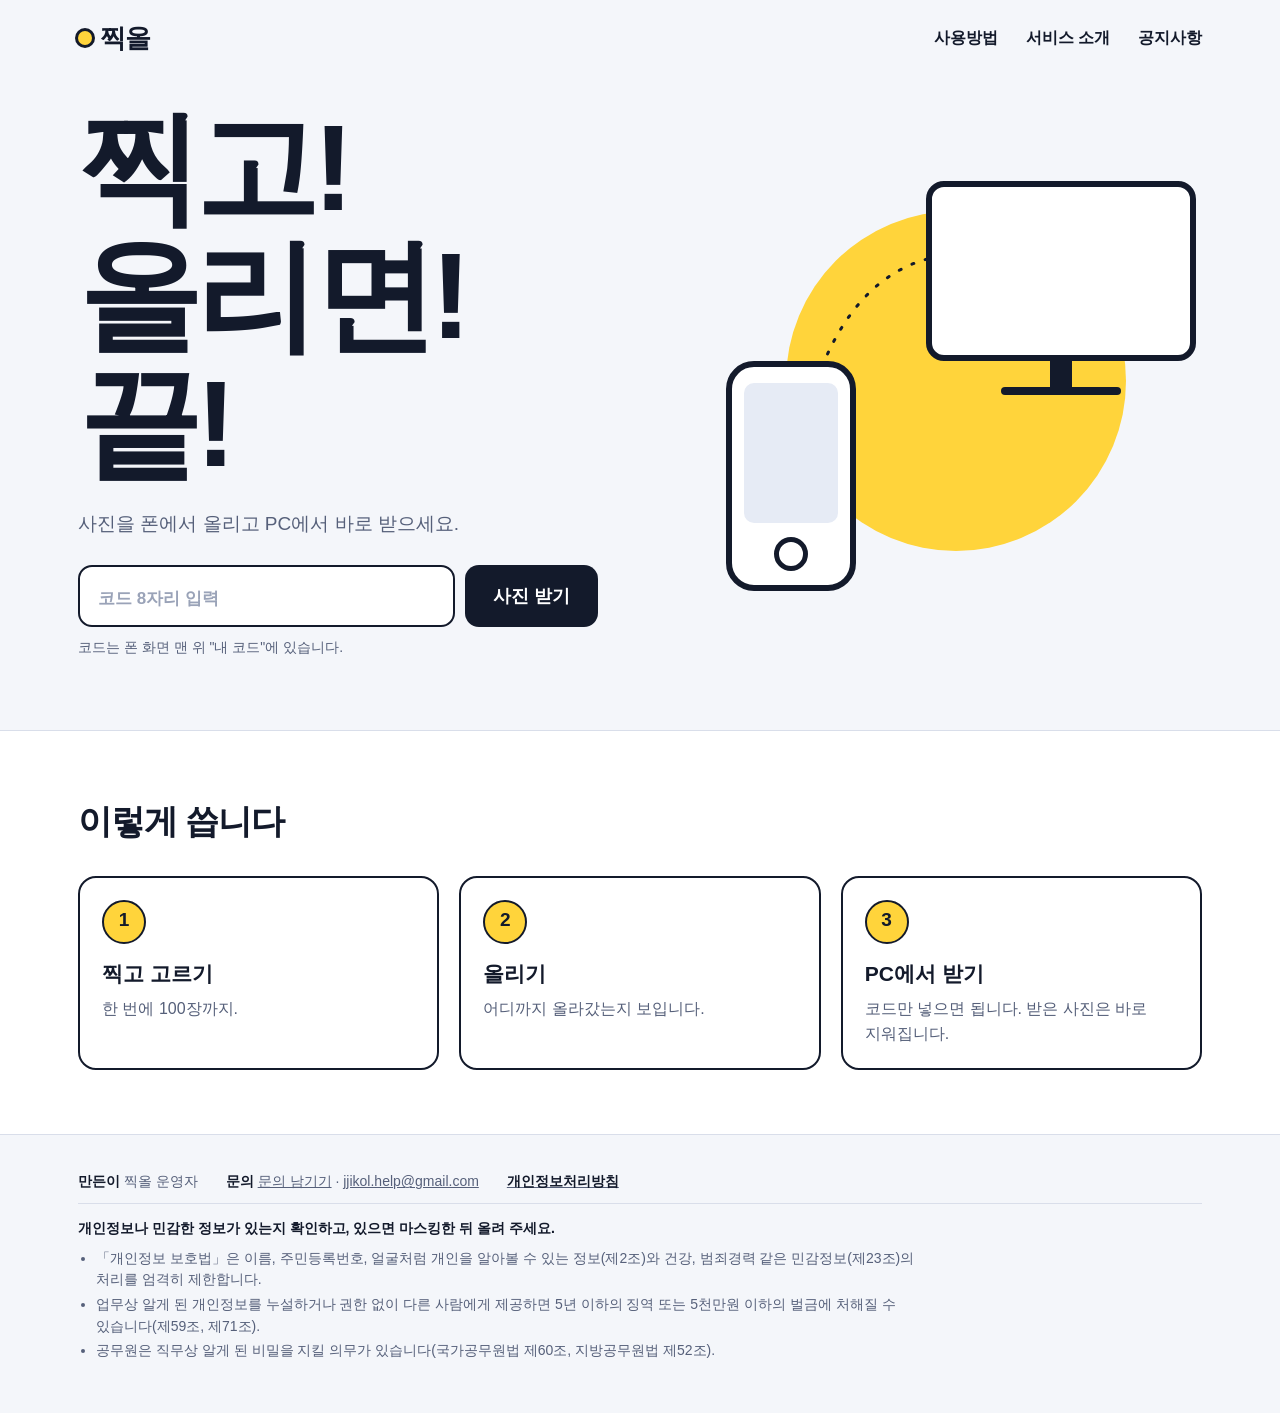
<file: index.html>
<!DOCTYPE html>
<html lang="ko">
<head>
  <meta charset="UTF-8">
  <script>
    // 이 PC에 기억해 둔 코드가 있으면 첫 화면 대신 바로 사진 받기 화면을 엽니다.
    (function () {
      try {
        var c = localStorage.getItem("pcCode");
        if (c && c.length === 8 && !/[?&]home=1/.test(location.search)) location.replace("pc.html");
      } catch (e) {}
    })();
  </script>
  <meta name="viewport" content="width=device-width, initial-scale=1">
  <meta name="theme-color" content="#131a2b">
  <meta name="description" content="사진을 폰에서 올리고 PC에서 바로 받는 가장 쉬운 방법">
  <title>찍올 - 찍고! 올리면! 끝!</title>
  <link rel="stylesheet" href="home.css?v=44">
</head>
<body>
<div class="inner">
  <header class="site-head">
    <a class="logo" href="index.html?home=1"><i></i><span class="app-name">찍올</span></a>
    <nav>
      <a href="how.html">사용방법</a>
      <a href="about.html">서비스 소개</a>
      <a href="notice.html">공지사항</a>
    </nav>
  </header>

  <main class="hero">
    <div>
      <h1><span class="w1">찍고!</span><span class="w2">올리면!</span><span class="w3">끝!</span></h1>
      <p class="lead">사진을 폰에서 올리고 PC에서 바로 받으세요.</p>
      <form class="code-form" id="codeForm">
        <input id="codeInput" autocomplete="off" spellcheck="false" maxlength="9" placeholder="코드 8자리 입력" aria-label="코드 8자리">
        <button type="submit">사진 받기</button>
      </form>
      <p class="hint wide-only">코드는 폰 화면 맨 위 "내 코드"에 있습니다.</p>
    </div>

    <div class="stage-wrap" aria-hidden="true">
      <div class="stage">
        <div class="blob"></div>
        <svg class="arc" viewBox="0 0 480 420"><path d="M80 290 C 120 60, 250 60, 345 110" fill="none" stroke="#131a2b" stroke-width="3" stroke-dasharray="2 12" stroke-linecap="round"/></svg>
        <div class="monitor"><div class="check"></div></div>
        <div class="phone"><div class="view"></div><div class="shutter"></div><div class="flash"></div></div>
        <div class="photo">
          <svg viewBox="0 0 64 64">
            <rect width="64" height="64" fill="#ffe7a0"/>
            <g fill="#fff" stroke="#131a2b" stroke-width="2.6" stroke-linejoin="round">
              <path d="M14 30 L16 11 L29 22 Z"/>
              <path d="M50 30 L48 11 L35 22 Z"/>
              <ellipse cx="32" cy="38" rx="20" ry="17"/>
            </g>
            <ellipse class="eye" cx="24.5" cy="36" rx="2.6" ry="3" fill="#131a2b"/>
            <ellipse class="eye" cx="39.5" cy="36" rx="2.6" ry="3" fill="#131a2b"/>
            <path d="M30 42 h4 l-2 2.4 z" fill="#ff8fa3" stroke="#131a2b" stroke-width="1.2" stroke-linejoin="round"/>
            <path d="M32 44.5 v2 M32 46.5 q-3 3 -6 1 M32 46.5 q3 3 6 1" fill="none" stroke="#131a2b" stroke-width="1.8" stroke-linecap="round"/>
            <path d="M6 37 h8 M6 42 l8 -1 M58 37 h-8 M58 42 l-8 -1" fill="none" stroke="#131a2b" stroke-width="1.6" stroke-linecap="round"/>
          </svg>
        </div>
      </div>
    </div>
  </main>
</div>

<section class="how" id="how">
  <div class="inner">
    <h2>이렇게 씁니다</h2>
    <ol class="steps">
      <li><b>찍고 고르기</b><p>한 번에 100장까지.</p></li>
      <li><b>올리기</b><p>어디까지 올라갔는지 보입니다.</p></li>
      <li><b>PC에서 받기</b><p>코드만 넣으면 됩니다. 받은 사진은 바로 지워집니다.</p></li>
    </ol>
  </div>
</section>

<footer class="site-foot">
  <div class="inner">
    <div class="row"><span><b>만든이</b> <span class="app-name">찍올</span> 운영자</span><span><b>문의</b> <a href="notice.html#askForm">문의 남기기</a> · <a href="mailto:jjikol.help@gmail.com">jjikol.help@gmail.com</a></span><span><a href="privacy.html"><b>개인정보처리방침</b></a></span></div>
    <details class="legal" open>
      <summary><b>개인정보나 민감한 정보가 있는지 확인하고, 있으면 마스킹한 뒤 올려 주세요.</b></summary>
      <ul>
        <li>「개인정보 보호법」은 이름, 주민등록번호, 얼굴처럼 개인을 알아볼 수 있는 정보(제2조)와 건강, 범죄경력 같은 민감정보(제23조)의 처리를 엄격히 제한합니다.</li>
        <li>업무상 알게 된 개인정보를 누설하거나 권한 없이 다른 사람에게 제공하면 5년 이하의 징역 또는 5천만원 이하의 벌금에 처해질 수 있습니다(제59조, 제71조).</li>
        <li>공무원은 직무상 알게 된 비밀을 지킬 의무가 있습니다(국가공무원법 제60조, 지방공무원법 제52조).</li>
      </ul>
    </details>
  </div>
</footer>

<script src="config.js?v=4"></script>
<script>
  // 앱 이름은 config.js 한 곳에서 바꿉니다.
  if (window.APP) {
    document.querySelectorAll(".app-name").forEach(function (el) { el.textContent = APP.name; });
    document.title = APP.name + " - 찍고! 올리면! 끝!";
  }
  var u = new URL("index.html", location.href).href;
  var input = document.getElementById("codeInput");
  function clean(v) { return v.toUpperCase().replace(/[^A-Z0-9]/g, "").slice(0, 8); }
  input.addEventListener("input", function () {
    var c = clean(input.value);
    input.value = c.length > 4 ? c.slice(0, 4) + "-" + c.slice(4) : c;
  });
  document.getElementById("codeForm").addEventListener("submit", function (e) {
    e.preventDefault();
    var c = clean(input.value);
    if (c.length !== 8) { input.focus(); input.setCustomValidity("코드는 8자리입니다."); input.reportValidity(); input.setCustomValidity(""); return; }
    location.href = "pc.html?code=" + c;
  });
  // 폰에서는 맨 아래 법 안내를 접어 둡니다. (누르면 펼쳐집니다)
  if (window.innerWidth < 700) document.querySelectorAll("details.legal").forEach(function (d) { d.open = false; });
</script>
</body>
</html>
</file>
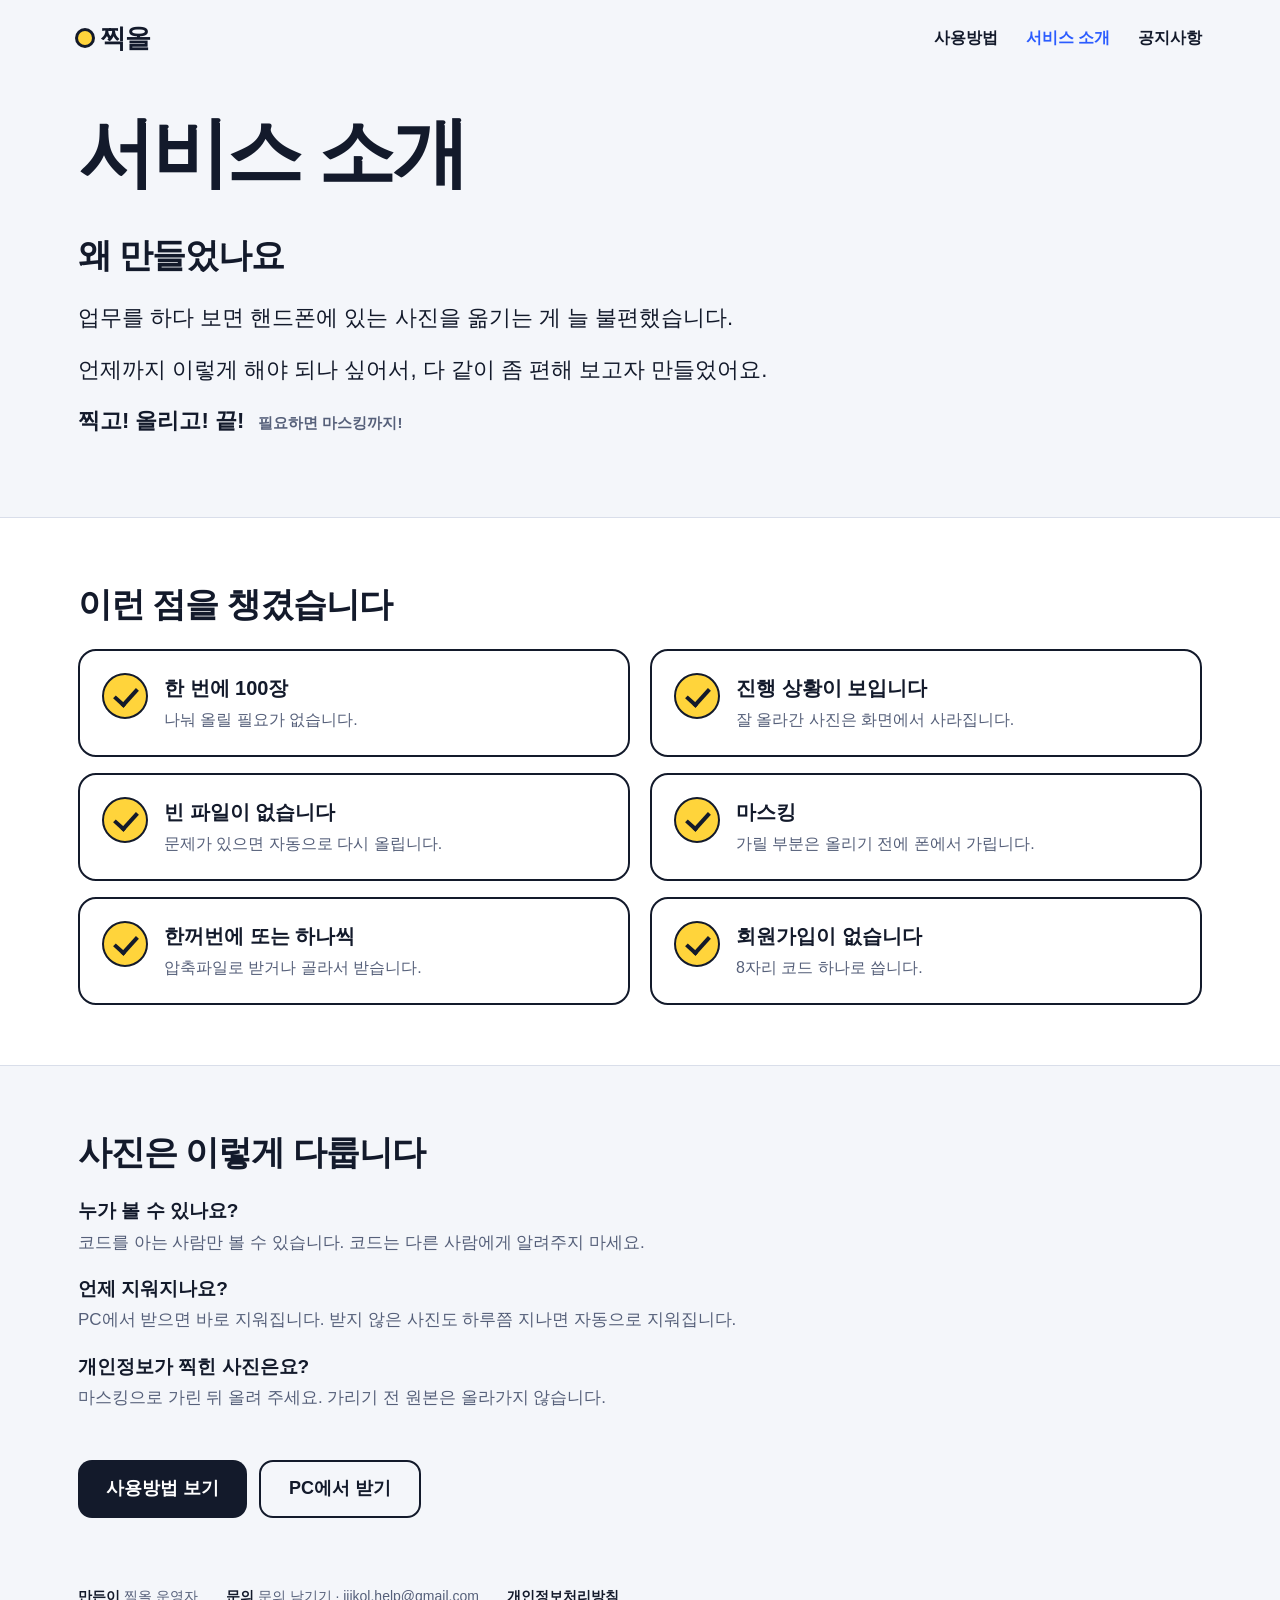
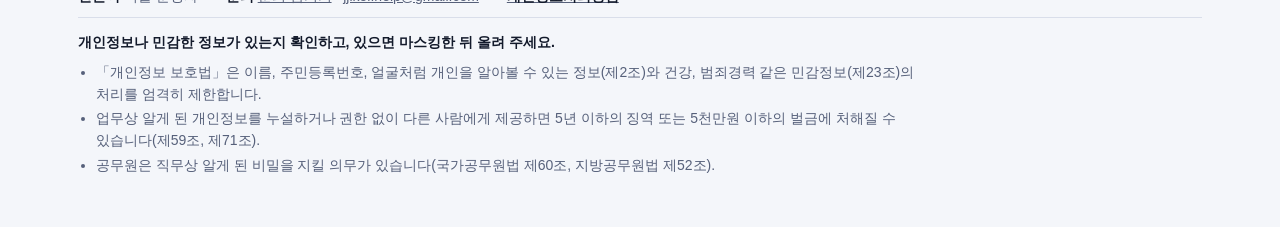
<file: about.html>
<!DOCTYPE html>
<html lang="ko">
<head>
  <meta charset="UTF-8">
  <meta name="viewport" content="width=device-width, initial-scale=1">
  <meta name="theme-color" content="#131a2b">
  <title>서비스 소개 - 찍올</title>
  <link rel="stylesheet" href="home.css?v=44">
</head>
<body>
<div class="inner">
  <header class="site-head">
    <a class="logo" href="index.html?home=1"><i></i><span class="app-name">찍올</span></a>
    <nav>
      <a href="how.html">사용방법</a>
      <a href="about.html" aria-current="page">서비스 소개</a>
      <a href="notice.html">공지사항</a>
    </nav>
  </header>

  <div class="page-title">
    <h1>서비스 소개</h1>
  </div>

  <section class="story">
    <h2>왜 만들었나요</h2>
    <p>업무를 하다 보면 핸드폰에 있는 사진을 옮기는 게 늘 불편했습니다.</p>
    <p>언제까지 이렇게 해야 되나 싶어서, 다 같이 좀 편해 보고자 만들었어요.</p>
    <p class="em">찍고! 올리고! 끝! <small>필요하면 마스킹까지!</small></p>
  </section>
</div>

<section class="diff">
  <div class="inner">
    <h2>이런 점을 챙겼습니다</h2>
    <ul>
      <li><i></i><b>한 번에 100장</b><span>나눠 올릴 필요가 없습니다.</span></li>
      <li><i></i><b>진행 상황이 보입니다</b><span>잘 올라간 사진은 화면에서 사라집니다.</span></li>
      <li><i></i><b>빈 파일이 없습니다</b><span>문제가 있으면 자동으로 다시 올립니다.</span></li>
      <li><i></i><b>마스킹</b><span>가릴 부분은 올리기 전에 폰에서 가립니다.</span></li>
      <li><i></i><b>한꺼번에 또는 하나씩</b><span>압축파일로 받거나 골라서 받습니다.</span></li>
      <li><i></i><b>회원가입이 없습니다</b><span>8자리 코드 하나로 씁니다.</span></li>
    </ul>
  </div>
</section>

<div class="inner">
  <section class="care">
    <h2>사진은 이렇게 다룹니다</h2>
    <dl>
      <dt>누가 볼 수 있나요?</dt>
      <dd>코드를 아는 사람만 볼 수 있습니다. 코드는 다른 사람에게 알려주지 마세요.</dd>
      <dt>언제 지워지나요?</dt>
      <dd>PC에서 받으면 바로 지워집니다. 받지 않은 사진도 하루쯤 지나면 자동으로 지워집니다.</dd>
      <dt>개인정보가 찍힌 사진은요?</dt>
      <dd>마스킹으로 가린 뒤 올려 주세요. 가리기 전 원본은 올라가지 않습니다.</dd>
    </dl>
    <div class="cta"><a href="how.html">사용방법 보기</a><a class="line" href="index.html?home=1">PC에서 받기</a></div>
  </section>
</div>

<footer class="site-foot">
  <div class="inner">
    <div class="row"><span><b>만든이</b> <span class="app-name">찍올</span> 운영자</span><span><b>문의</b> <a href="notice.html#askForm">문의 남기기</a> · <a href="mailto:jjikol.help@gmail.com">jjikol.help@gmail.com</a></span><span><a href="privacy.html"><b>개인정보처리방침</b></a></span></div>
    <details class="legal" open>
      <summary><b>개인정보나 민감한 정보가 있는지 확인하고, 있으면 마스킹한 뒤 올려 주세요.</b></summary>
      <ul>
        <li>「개인정보 보호법」은 이름, 주민등록번호, 얼굴처럼 개인을 알아볼 수 있는 정보(제2조)와 건강, 범죄경력 같은 민감정보(제23조)의 처리를 엄격히 제한합니다.</li>
        <li>업무상 알게 된 개인정보를 누설하거나 권한 없이 다른 사람에게 제공하면 5년 이하의 징역 또는 5천만원 이하의 벌금에 처해질 수 있습니다(제59조, 제71조).</li>
        <li>공무원은 직무상 알게 된 비밀을 지킬 의무가 있습니다(국가공무원법 제60조, 지방공무원법 제52조).</li>
      </ul>
    </details>
  </div>
</footer>

<script src="config.js?v=8"></script>
<script>
  if (window.APP) {
    document.querySelectorAll(".app-name").forEach(function (el) { el.textContent = APP.name; });
    document.title = "서비스 소개 - " + APP.name;
  }
  var u = new URL("index.html", location.href).href;
  var site = u.replace(/^https?:\/\//, "").replace(/index\.html$/, "");
  document.querySelectorAll(".site-url").forEach(function (el) { el.textContent = site; });
  // 폰에서는 맨 아래 법 안내를 접어 둡니다. (누르면 펼쳐집니다)
  if (window.innerWidth < 700) document.querySelectorAll("details.legal").forEach(function (d) { d.open = false; });
</script>
</body>
</html>
</file>
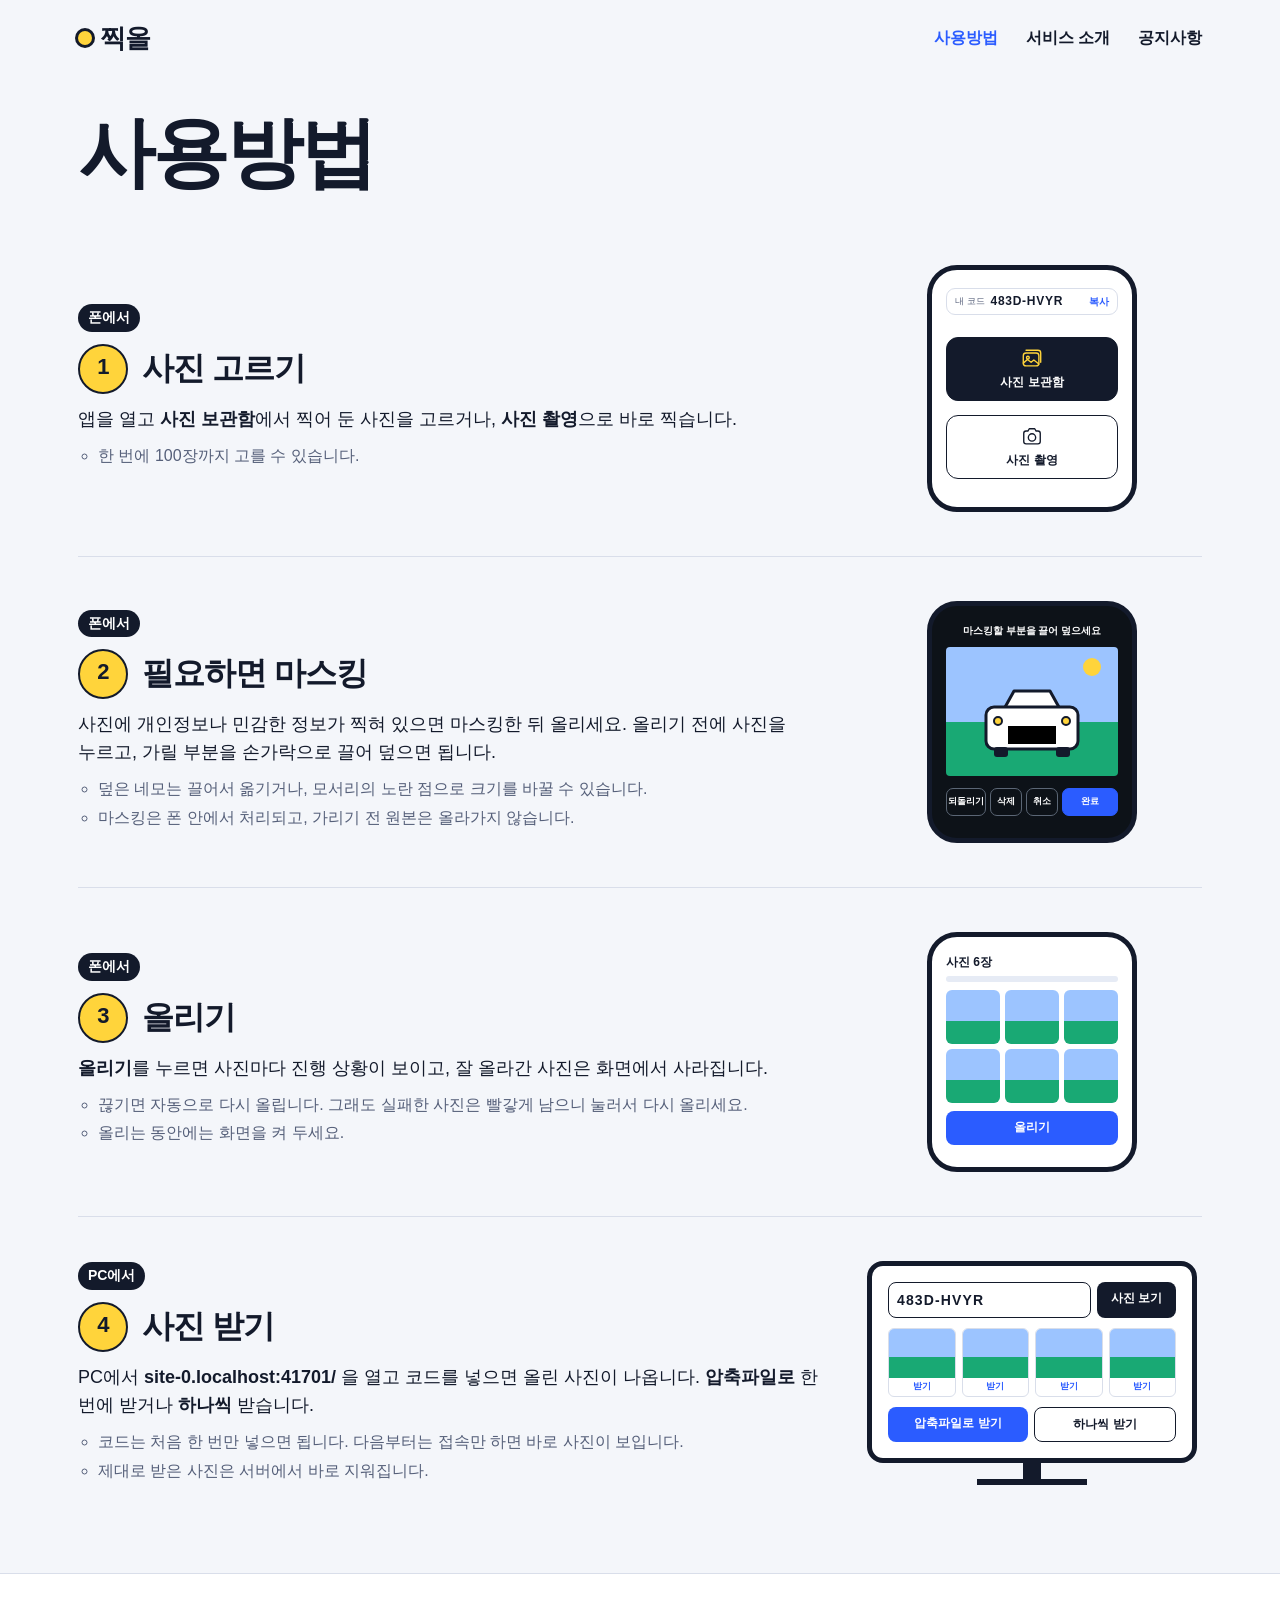
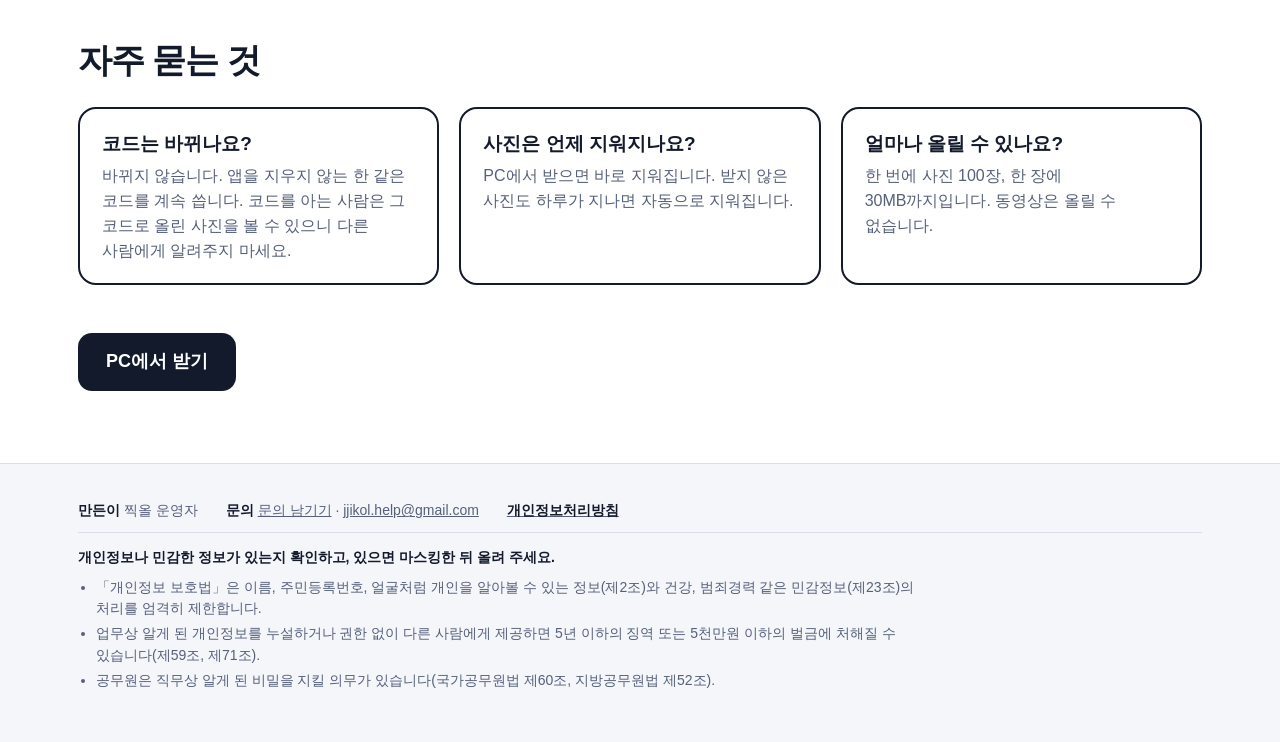
<file: how.html>
<!DOCTYPE html>
<html lang="ko">
<head>
  <meta charset="UTF-8">
  <meta name="viewport" content="width=device-width, initial-scale=1">
  <meta name="theme-color" content="#131a2b">
  <title>사용방법 - 찍올</title>
  <link rel="stylesheet" href="home.css?v=44">
</head>
<body>
<div class="inner">
  <header class="site-head">
    <a class="logo" href="index.html?home=1"><i></i><span class="app-name">찍올</span></a>
    <nav>
      <a href="how.html" aria-current="page">사용방법</a>
      <a href="about.html">서비스 소개</a>
      <a href="notice.html">공지사항</a>
    </nav>
  </header>

  <div class="page-title">
    <h1>사용방법</h1>
  </div>

  <ol class="guide">
    <li>
      <div>
        <span class="where">폰에서</span>
        <h2>사진 고르기</h2>
        <p>앱을 열고 <b>사진 보관함</b>에서 찍어 둔 사진을 고르거나, <b>사진 촬영</b>으로 바로 찍습니다.</p>
        <ul>
          <li>한 번에 100장까지 고를 수 있습니다.</li>
        </ul>
      </div>
      <div class="mock ph s1" aria-hidden="true">
        <div class="m-codebar"><small>내 코드</small><b>483D-HVYR</b><i>복사</i></div>
        <div class="m-pick main"><svg viewBox="0 0 48 48"><rect x="5" y="11" width="34" height="28" rx="6"/><path d="M11 5h26a6 6 0 0 1 6 6v20"/><circle cx="15" cy="21" r="3"/><path d="M5 33l9-8 8 6 6-5 11 9"/></svg>사진 보관함</div>
        <div class="m-pick" style="margin-bottom:6px"><svg viewBox="0 0 48 48"><path d="M6 16a5 5 0 0 1 5-5h4l3-5h12l3 5h4a5 5 0 0 1 5 5v18a5 5 0 0 1-5 5H11a5 5 0 0 1-5-5z"/><circle cx="24" cy="25" r="8"/></svg>사진 촬영</div>
        <div class="m-sheet"><b>사진 고르기</b><div class="m-grid"><i class="c1"></i><i class="c2"></i><i></i><i></i><i class="c3"></i><i></i></div><div class="m-btn blue m-sel">3장 선택</div></div>
        <span class="m-finger"></span>
      </div>
    </li>
    <li>
      <div>
        <span class="where">폰에서</span>
        <h2>필요하면 마스킹</h2>
        <p>사진에 개인정보나 민감한 정보가 찍혀 있으면 마스킹한 뒤 올리세요. 올리기 전에 사진을 누르고, 가릴 부분을 손가락으로 끌어 덮으면 됩니다.</p>
        <ul>
          <li>덮은 네모는 끌어서 옮기거나, 모서리의 노란 점으로 크기를 바꿀 수 있습니다.</li>
          <li>마스킹은 폰 안에서 처리되고, 가리기 전 원본은 올라가지 않습니다.</li>
        </ul>
      </div>
      <div class="mock ph dark" aria-hidden="true">
        <div class="m-edtop">마스킹할 부분을 끌어 덮으세요</div>
        <div class="m-shot">
          <svg viewBox="0 0 172 129" preserveAspectRatio="none">
            <circle cx="146" cy="20" r="9" fill="#ffd43b"/>
            <path d="M58 62 L68 44 H104 L114 62 Z" fill="#fff" stroke="#131a2b" stroke-width="3" stroke-linejoin="round"/>
            <rect x="40" y="60" width="92" height="42" rx="8" fill="#fff" stroke="#131a2b" stroke-width="3"/>
            <circle cx="52" cy="74" r="4" fill="#ffd43b" stroke="#131a2b" stroke-width="2"/>
            <circle cx="120" cy="74" r="4" fill="#ffd43b" stroke="#131a2b" stroke-width="2"/>
            <rect x="48" y="100" width="14" height="10" rx="3" fill="#131a2b"/>
            <rect x="110" y="100" width="14" height="10" rx="3" fill="#131a2b"/>
            <rect x="66" y="82" width="40" height="12" rx="2" fill="#fff" stroke="#131a2b" stroke-width="2"/>
            <text x="86" y="91.5" text-anchor="middle" font-size="8" font-weight="800" fill="#131a2b">12가 3456</text>
          </svg>
          <div class="m-mask a"><i></i></div>
          <div class="m-mask b"><i></i></div>
          <span class="m-finger"></span>
        </div>
        <div class="m-edbar"><span>되돌리기</span><span>삭제</span><span>취소</span><span class="go">완료</span></div>
      </div>
    </li>
    <li>
      <div>
        <span class="where">폰에서</span>
        <h2>올리기</h2>
        <p><b>올리기</b>를 누르면 사진마다 진행 상황이 보이고, 잘 올라간 사진은 화면에서 사라집니다.</p>
        <ul>
          <li>끊기면 자동으로 다시 올립니다. 그래도 실패한 사진은 빨갛게 남으니 눌러서 다시 올리세요.</li>
          <li>올리는 동안에는 화면을 켜 두세요.</li>
        </ul>
      </div>
      <div class="mock ph s3" aria-hidden="true">
        <div class="m-sum"><b class="t1">사진 6장</b><b class="t2">6장 모두 올렸어요!</b></div>
        <div class="m-bar"><i></i></div>
        <div class="m-tiles">
          <div class="m-tile"></div><div class="m-tile"></div><div class="m-tile"></div>
          <div class="m-tile"></div><div class="m-tile"></div><div class="m-tile"></div>
          <span class="m-done">✓</span>
        </div>
        <div class="m-row"><div class="m-btn blue m-up">올리기</div></div>
        <span class="m-finger"></span>
      </div>
    </li>
    <li>
      <div>
        <span class="where">PC에서</span>
        <h2>사진 받기</h2>
        <p>PC에서 <b class="site-url"></b> 을 열고 코드를 넣으면 올린 사진이 나옵니다. <b>압축파일로</b> 한 번에 받거나 <b>하나씩</b> 받습니다.</p>
        <ul>
          <li>코드는 처음 한 번만 넣으면 됩니다. 다음부터는 접속만 하면 바로 사진이 보입니다.</li>
          <li>제대로 받은 사진은 서버에서 바로 지워집니다.</li>
        </ul>
      </div>
      <div class="mock pc s4" aria-hidden="true">
        <div class="m-row"><div class="m-input"><span>483D-HVYR</span></div><div class="m-btn m-view" style="flex:none;padding:9px 14px">사진 보기</div></div>
        <div class="m-cards">
          <div class="m-card"><i></i><span>받기</span></div><div class="m-card"><i></i><span>받기</span></div>
          <div class="m-card"><i></i><span>받기</span></div><div class="m-card"><i></i><span>받기</span></div>
          <div class="m-toast">사진 4장 받기 완료 ✓</div>
        </div>
        <div class="m-row" style="margin-top:10px"><div class="m-btn blue m-zip">압축파일로 받기</div><div class="m-btn line">하나씩 받기</div></div>
        <svg class="m-cursor" viewBox="0 0 16 20"><path d="M2 1v15l4-3.5 2.6 6 2.6-1.1-2.6-5.9H14z" fill="#fff" stroke="#131a2b" stroke-width="1.6" stroke-linejoin="round"/></svg>
      </div>
    </li>
  </ol>
</div>

<section class="faq">
  <div class="inner">
    <h2>자주 묻는 것</h2>
    <dl class="three">
      <div><dt>코드는 바뀌나요?</dt><dd>바뀌지 않습니다. 앱을 지우지 않는 한 같은 코드를 계속 씁니다. 코드를 아는 사람은 그 코드로 올린 사진을 볼 수 있으니 다른 사람에게 알려주지 마세요.</dd></div>
      <div><dt>사진은 언제 지워지나요?</dt><dd>PC에서 받으면 바로 지워집니다. 받지 않은 사진도 하루가 지나면 자동으로 지워집니다.</dd></div>
      <div><dt>얼마나 올릴 수 있나요?</dt><dd>한 번에 사진 100장, 한 장에 30MB까지입니다. 동영상은 올릴 수 없습니다.</dd></div>
    </dl>
    <div class="cta"><a href="index.html?home=1">PC에서 받기</a></div>
  </div>
</section>

<footer class="site-foot">
  <div class="inner">
    <div class="row"><span><b>만든이</b> <span class="app-name">찍올</span> 운영자</span><span><b>문의</b> <a href="notice.html#askForm">문의 남기기</a> · <a href="mailto:jjikol.help@gmail.com">jjikol.help@gmail.com</a></span><span><a href="privacy.html"><b>개인정보처리방침</b></a></span></div>
    <details class="legal" open>
      <summary><b>개인정보나 민감한 정보가 있는지 확인하고, 있으면 마스킹한 뒤 올려 주세요.</b></summary>
      <ul>
        <li>「개인정보 보호법」은 이름, 주민등록번호, 얼굴처럼 개인을 알아볼 수 있는 정보(제2조)와 건강, 범죄경력 같은 민감정보(제23조)의 처리를 엄격히 제한합니다.</li>
        <li>업무상 알게 된 개인정보를 누설하거나 권한 없이 다른 사람에게 제공하면 5년 이하의 징역 또는 5천만원 이하의 벌금에 처해질 수 있습니다(제59조, 제71조).</li>
        <li>공무원은 직무상 알게 된 비밀을 지킬 의무가 있습니다(국가공무원법 제60조, 지방공무원법 제52조).</li>
      </ul>
    </details>
  </div>
</footer>

<script src="config.js?v=8"></script>
<script>
  if (window.APP) {
    document.querySelectorAll(".app-name").forEach(function (el) { el.textContent = APP.name; });
    document.title = "사용방법 - " + APP.name;
  }
  var u = new URL("index.html", location.href).href;
  var site = u.replace(/^https?:\/\//, "").replace(/index\.html$/, "");
  document.querySelectorAll(".site-url").forEach(function (el) { el.textContent = site; });
  // 폰에서는 맨 아래 법 안내를 접어 둡니다. (누르면 펼쳐집니다)
  if (window.innerWidth < 700) document.querySelectorAll("details.legal").forEach(function (d) { d.open = false; });
</script>
</body>
</html>
</file>
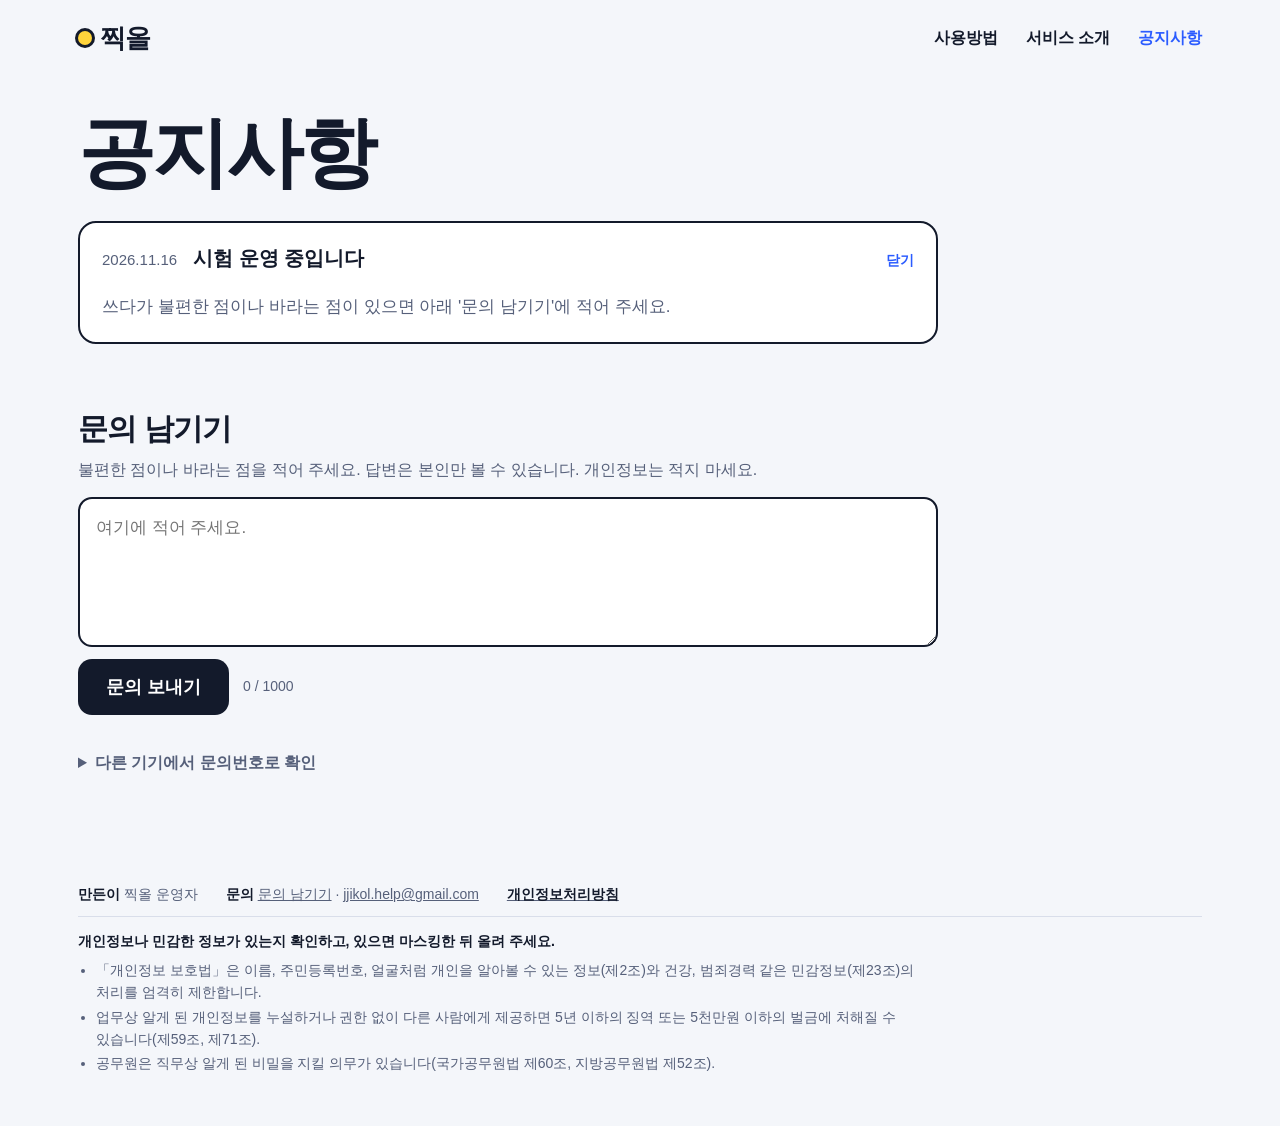
<file: notice.html>
<!DOCTYPE html>
<html lang="ko">
<head>
  <meta charset="UTF-8">
  <meta name="viewport" content="width=device-width, initial-scale=1">
  <meta name="theme-color" content="#131a2b">
  <title>공지사항 - 찍올</title>
  <link rel="stylesheet" href="home.css?v=44">
</head>
<body>
<div class="inner">
  <header class="site-head">
    <a class="logo" href="index.html?home=1"><i></i><span class="app-name">찍올</span></a>
    <nav>
      <a href="how.html">사용방법</a>
      <a href="about.html">서비스 소개</a>
      <a href="notice.html" aria-current="page">공지사항</a>
    </nav>
  </header>

  <div class="page-title">
    <h1>공지사항</h1>
  </div>

  <section class="notices" id="notices"></section>

  <section class="ask">
    <h2>문의 남기기</h2>
    <p>불편한 점이나 바라는 점을 적어 주세요. 답변은 본인만 볼 수 있습니다. 개인정보는 적지 마세요.</p>
    <form id="askForm">
      <textarea id="askText" maxlength="1000" placeholder="여기에 적어 주세요." aria-label="문의 내용" required></textarea>
      <div class="row">
        <button type="submit" id="askBtn">문의 보내기</button>
        <span class="count" id="askCount">0 / 1000</span>
        <span class="msg" id="askMsg" role="status"></span>
      </div>
    </form>
    <div class="sent" id="askSent" hidden>
      보냈습니다. 문의번호는 <b id="askNo"></b> 입니다.<br>
      답변은 아래 "내 문의"에 나옵니다. 다른 기기에서는 이 번호로 확인하세요.
    </div>

    <div id="myWrap" hidden>
      <h3>내 문의</h3>
      <ul class="my-asks" id="myAsks"></ul>
    </div>

    <details class="look">
      <summary>다른 기기에서 문의번호로 확인</summary>
      <form class="lookup" id="lookForm">
        <input id="lookNo" maxlength="9" autocomplete="off" spellcheck="false" placeholder="문의번호 8자리" aria-label="문의번호">
        <button type="submit">확인</button>
      </form>
      <p class="msg" id="lookMsg" role="status" style="margin-top:10px"></p>
    </details>
  </section>
</div>

<footer class="site-foot">
  <div class="inner">
    <div class="row"><span><b>만든이</b> <span class="app-name">찍올</span> 운영자</span><span><b>문의</b> <a href="notice.html#askForm">문의 남기기</a> · <a href="mailto:jjikol.help@gmail.com">jjikol.help@gmail.com</a></span><span><a href="privacy.html"><b>개인정보처리방침</b></a></span></div>
    <details class="legal" open>
      <summary><b>개인정보나 민감한 정보가 있는지 확인하고, 있으면 마스킹한 뒤 올려 주세요.</b></summary>
      <ul>
        <li>「개인정보 보호법」은 이름, 주민등록번호, 얼굴처럼 개인을 알아볼 수 있는 정보(제2조)와 건강, 범죄경력 같은 민감정보(제23조)의 처리를 엄격히 제한합니다.</li>
        <li>업무상 알게 된 개인정보를 누설하거나 권한 없이 다른 사람에게 제공하면 5년 이하의 징역 또는 5천만원 이하의 벌금에 처해질 수 있습니다(제59조, 제71조).</li>
        <li>공무원은 직무상 알게 된 비밀을 지킬 의무가 있습니다(국가공무원법 제60조, 지방공무원법 제52조).</li>
      </ul>
    </details>
  </div>
</footer>

<script src="config.js?v=8"></script>
<script src="notices.js?v=44"></script>
<script>
  if (window.APP) {
    document.querySelectorAll(".app-name").forEach(function (el) { el.textContent = APP.name; });
    document.title = "공지사항 - " + APP.name;
  }
  var u = new URL("index.html", location.href).href;
  var site = u.replace(/^https?:\/\//, "").replace(/index\.html$/, "");
  document.querySelectorAll(".site-url").forEach(function (el) { el.textContent = site; });

  // 공지 목록 그리기 (최신 글이 위로)
  var box = document.getElementById("notices");
  var list = (window.NOTICES || []).slice().sort(function (a, b) { return a.date < b.date ? 1 : -1; });
  if (!list.length) { box.innerHTML = '<p class="none">아직 공지가 없습니다.</p>'; }
  list.forEach(function (n, i) {
    var d = document.createElement("details");
    if (i === 0) d.open = true;
    var s = document.createElement("summary");
    var t = document.createElement("time"); t.textContent = n.date.replace(/-/g, ".");
    var b = document.createElement("b"); b.textContent = n.title;
    s.appendChild(t); s.appendChild(b);
    var body = document.createElement("div"); body.className = "body"; body.textContent = n.body;
    d.appendChild(s); d.appendChild(body); box.appendChild(d);
  });

  // ── 문의 남기기 (문의번호 방식) ─────────────────────
  // 문의번호를 아는 사람만 그 글과 답변을 볼 수 있습니다.
  var $ = function (id) { return document.getElementById(id); };
  var ALPHABET = "ABCDEFGHJKLMNPQRSTUVWXYZ23456789";
  function makeNo() {
    var buf = new Uint8Array(8); crypto.getRandomValues(buf);
    return Array.prototype.map.call(buf, function (x) { return ALPHABET[x % 32]; }).join("");
  }
  function pretty(no) { return no.slice(0, 4) + "-" + no.slice(4); }
  function cleanNo(v) { return v.toUpperCase().replace(/[^A-Z0-9]/g, "").slice(0, 8); }
  function loadMine() { try { return JSON.parse(localStorage.getItem("myAsks") || "[]"); } catch (e) { return []; } }
  function saveMine(list) { try { localStorage.setItem("myAsks", JSON.stringify(list.slice(0, 20))); } catch (e) {} }
  function say(el, text, cls) { el.textContent = text; el.className = "msg " + (cls || ""); }

  var fb = null; // Firebase는 필요할 때 한 번만 불러옵니다.
  function firebase() {
    if (!fb) {
      var base = "https://www.gstatic.com/firebasejs/10.14.1/";
      fb = Promise.all([import(base + "firebase-app.js"), import(base + "firebase-firestore.js")]).then(function (m) {
        var app = m[0].getApps().length ? m[0].getApp() : m[0].initializeApp(APP.firebase);
        return { db: m[1].getFirestore(app), f: m[1] };
      });
      fb.catch(function () { fb = null; });
    }
    return fb;
  }
  function fetchAsk(no) {
    return firebase().then(function (x) { return x.f.getDoc(x.f.doc(x.db, "inquiries", no)); })
      .then(function (snap) { return snap.exists() ? snap.data() : null; });
  }
  function fmt(ts) {
    if (!ts || !ts.toDate) return "";
    var d = ts.toDate(), p = function (n) { return String(n).padStart(2, "0"); };
    return d.getFullYear() + "." + p(d.getMonth() + 1) + "." + p(d.getDate()) + " " + p(d.getHours()) + ":" + p(d.getMinutes());
  }
  function renderMine() {
    var list = loadMine();
    $("myWrap").hidden = list.length === 0;
    $("myAsks").innerHTML = "";
    list.forEach(function (no) {
      var li = document.createElement("li");
      var meta = document.createElement("div"); meta.className = "meta";
      var n = document.createElement("span"); n.textContent = "문의번호 " + pretty(no);
      var t = document.createElement("span");
      meta.appendChild(n); meta.appendChild(t);
      var q = document.createElement("div"); q.className = "q"; q.textContent = "불러오는 중…";
      li.appendChild(meta); li.appendChild(q);
      $("myAsks").appendChild(li);
      fetchAsk(no).then(function (d) {
        if (!d) { q.textContent = "이 문의를 찾을 수 없습니다."; return; }
        t.textContent = fmt(d.createdAt);
        q.textContent = d.text;
        var a = document.createElement("div");
        if (d.answer) { a.className = "a"; a.textContent = d.answer; }
        else { a.className = "wait"; a.textContent = "답변을 기다리는 중입니다."; }
        li.appendChild(a);
      }).catch(function () { q.textContent = "지금은 불러올 수 없습니다. 잠시 뒤에 새로고침해 주세요."; });
    });
  }

  $("askText").addEventListener("input", function () { $("askCount").textContent = $("askText").value.length + " / 1000"; });
  $("askForm").addEventListener("submit", function (e) {
    e.preventDefault();
    var text = $("askText").value.trim(), msg = $("askMsg");
    if (!text) { say(msg, "내용을 적어 주세요.", "bad"); return; }
    var last = 0;
    try { last = Number(localStorage.getItem("askAt") || 0); } catch (err) {}
    if (Date.now() - last < 60000) { say(msg, "방금 보냈습니다. 1분 뒤에 다시 보낼 수 있습니다.", "bad"); return; }
    $("askBtn").disabled = true;
    say(msg, "보내는 중…");
    var no = makeNo();
    firebase().then(function (x) {
      return x.f.setDoc(x.f.doc(x.db, "inquiries", no), { text: text, createdAt: x.f.serverTimestamp() });
    }).then(function () {
      try { localStorage.setItem("askAt", String(Date.now())); } catch (err) {}
      saveMine([no].concat(loadMine()));
      $("askText").value = ""; $("askCount").textContent = "0 / 1000";
      say(msg, "");
      $("askNo").textContent = pretty(no);
      $("askSent").hidden = false;
      renderMine();
    }).catch(function (err) {
      console.error(err);
      say(msg, "지금은 보낼 수 없습니다. 잠시 뒤에 다시 시도해 주세요.", "bad");
    }).then(function () { $("askBtn").disabled = false; });
  });

  $("lookNo").addEventListener("input", function () {
    var c = cleanNo($("lookNo").value);
    $("lookNo").value = c.length > 4 ? c.slice(0, 4) + "-" + c.slice(4) : c;
  });
  $("lookForm").addEventListener("submit", function (e) {
    e.preventDefault();
    var no = cleanNo($("lookNo").value), msg = $("lookMsg");
    if (no.length !== 8) { say(msg, "문의번호는 8자리입니다.", "bad"); return; }
    say(msg, "찾는 중…");
    fetchAsk(no).then(function (d) {
      if (!d) { say(msg, "그 번호의 문의를 찾을 수 없습니다.", "bad"); return; }
      saveMine([no].concat(loadMine().filter(function (x) { return x !== no; })));
      $("lookNo").value = ""; say(msg, "");
      renderMine();
      $("myWrap").scrollIntoView({ block: "nearest" });
    }).catch(function () { say(msg, "지금은 확인할 수 없습니다. 잠시 뒤에 다시 시도해 주세요.", "bad"); });
  });
  renderMine();
  // 폰에서는 맨 아래 법 안내를 접어 둡니다. (누르면 펼쳐집니다)
  if (window.innerWidth < 700) document.querySelectorAll("details.legal").forEach(function (d) { d.open = false; });
</script>
</body>
</html>
</file>
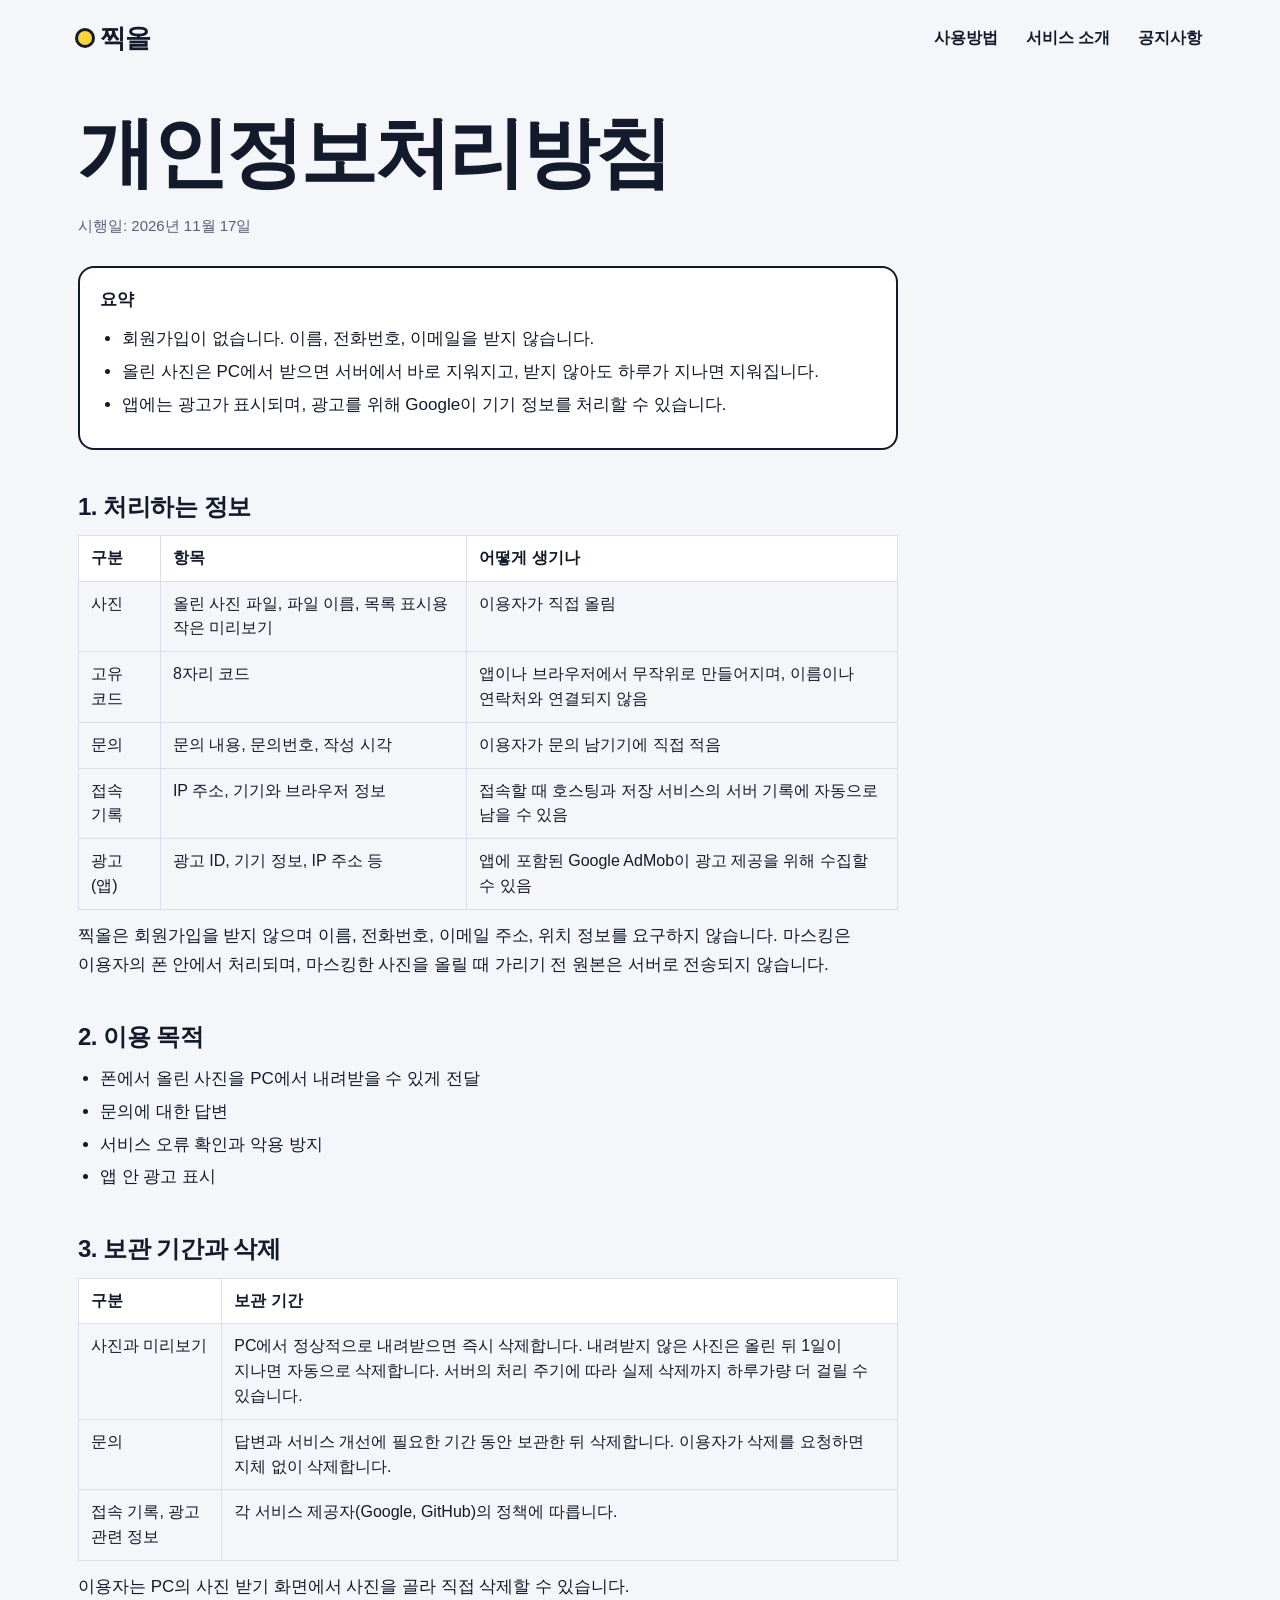
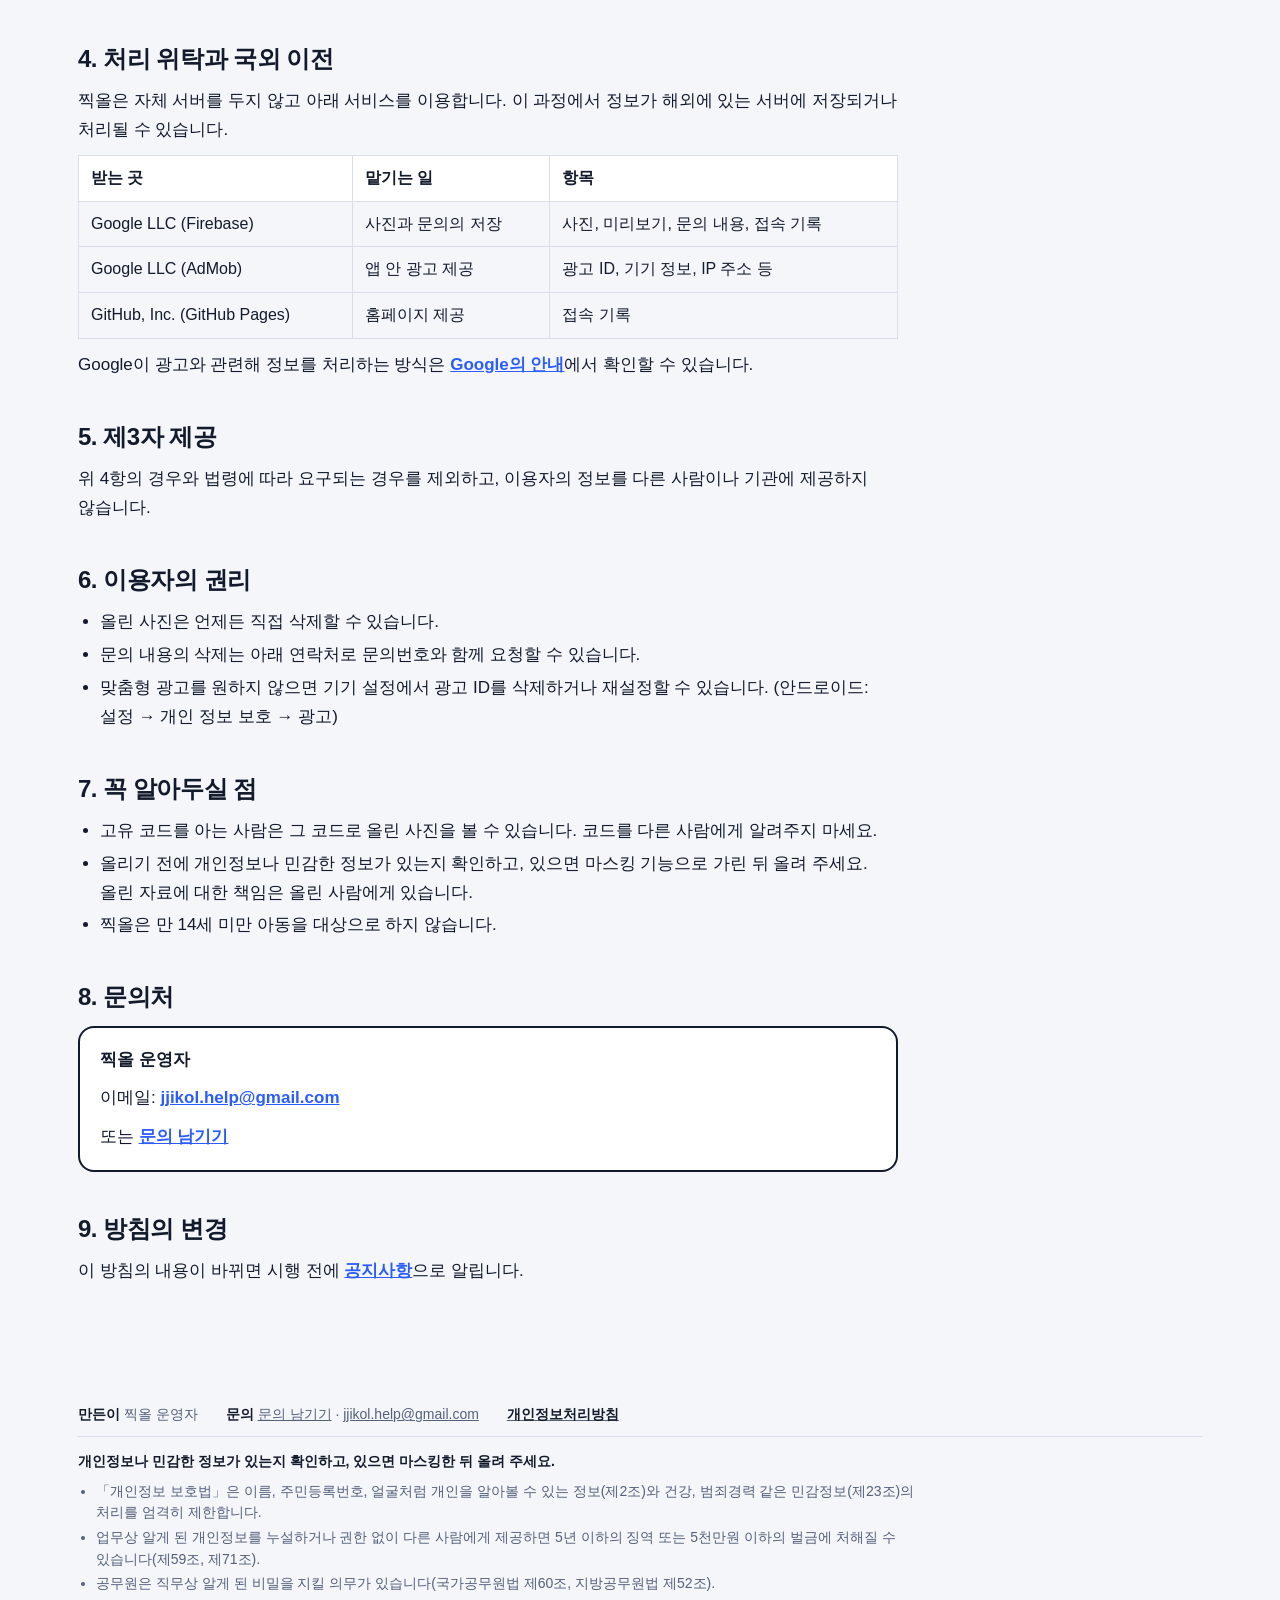
<file: privacy.html>
<!DOCTYPE html>
<html lang="ko">
<head>
  <meta charset="UTF-8">
  <meta name="viewport" content="width=device-width, initial-scale=1">
  <meta name="theme-color" content="#131a2b">
  <title>개인정보처리방침 - 찍올</title>
  <link rel="stylesheet" href="home.css?v=44">
</head>
<body>
<div class="inner">
  <header class="site-head">
    <a class="logo" href="index.html?home=1"><i></i><span class="app-name">찍올</span></a>
    <nav>
      <a href="how.html">사용방법</a>
      <a href="about.html">서비스 소개</a>
      <a href="notice.html">공지사항</a>
    </nav>
  </header>

  <div class="page-title">
    <h1>개인정보처리방침</h1>
  </div>

  <article class="policy">
    <p class="date">시행일: 2026년 11월 17일</p>

    <div class="box">
      <p><b>요약</b></p>
      <ul>
        <li>회원가입이 없습니다. 이름, 전화번호, 이메일을 받지 않습니다.</li>
        <li>올린 사진은 PC에서 받으면 서버에서 바로 지워지고, 받지 않아도 하루가 지나면 지워집니다.</li>
        <li>앱에는 광고가 표시되며, 광고를 위해 Google이 기기 정보를 처리할 수 있습니다.</li>
      </ul>
    </div>

    <h2>1. 처리하는 정보</h2>
    <table>
      <tr><th>구분</th><th>항목</th><th>어떻게 생기나</th></tr>
      <tr><td>사진</td><td>올린 사진 파일, 파일 이름, 목록 표시용 작은 미리보기</td><td>이용자가 직접 올림</td></tr>
      <tr><td>고유 코드</td><td>8자리 코드</td><td>앱이나 브라우저에서 무작위로 만들어지며, 이름이나 연락처와 연결되지 않음</td></tr>
      <tr><td>문의</td><td>문의 내용, 문의번호, 작성 시각</td><td>이용자가 문의 남기기에 직접 적음</td></tr>
      <tr><td>접속 기록</td><td>IP 주소, 기기와 브라우저 정보</td><td>접속할 때 호스팅과 저장 서비스의 서버 기록에 자동으로 남을 수 있음</td></tr>
      <tr><td>광고 (앱)</td><td>광고 ID, 기기 정보, IP 주소 등</td><td>앱에 포함된 Google AdMob이 광고 제공을 위해 수집할 수 있음</td></tr>
    </table>
    <p>찍올은 회원가입을 받지 않으며 이름, 전화번호, 이메일 주소, 위치 정보를 요구하지 않습니다. 마스킹은 이용자의 폰 안에서 처리되며, 마스킹한 사진을 올릴 때 가리기 전 원본은 서버로 전송되지 않습니다.</p>

    <h2>2. 이용 목적</h2>
    <ul>
      <li>폰에서 올린 사진을 PC에서 내려받을 수 있게 전달</li>
      <li>문의에 대한 답변</li>
      <li>서비스 오류 확인과 악용 방지</li>
      <li>앱 안 광고 표시</li>
    </ul>

    <h2>3. 보관 기간과 삭제</h2>
    <table>
      <tr><th>구분</th><th>보관 기간</th></tr>
      <tr><td>사진과 미리보기</td><td>PC에서 정상적으로 내려받으면 즉시 삭제합니다. 내려받지 않은 사진은 올린 뒤 1일이 지나면 자동으로 삭제합니다. 서버의 처리 주기에 따라 실제 삭제까지 하루가량 더 걸릴 수 있습니다.</td></tr>
      <tr><td>문의</td><td>답변과 서비스 개선에 필요한 기간 동안 보관한 뒤 삭제합니다. 이용자가 삭제를 요청하면 지체 없이 삭제합니다.</td></tr>
      <tr><td>접속 기록, 광고 관련 정보</td><td>각 서비스 제공자(Google, GitHub)의 정책에 따릅니다.</td></tr>
    </table>
    <p>이용자는 PC의 사진 받기 화면에서 사진을 골라 직접 삭제할 수 있습니다.</p>

    <h2>4. 처리 위탁과 국외 이전</h2>
    <p>찍올은 자체 서버를 두지 않고 아래 서비스를 이용합니다. 이 과정에서 정보가 해외에 있는 서버에 저장되거나 처리될 수 있습니다.</p>
    <table>
      <tr><th>받는 곳</th><th>맡기는 일</th><th>항목</th></tr>
      <tr><td>Google LLC (Firebase)</td><td>사진과 문의의 저장</td><td>사진, 미리보기, 문의 내용, 접속 기록</td></tr>
      <tr><td>Google LLC (AdMob)</td><td>앱 안 광고 제공</td><td>광고 ID, 기기 정보, IP 주소 등</td></tr>
      <tr><td>GitHub, Inc. (GitHub Pages)</td><td>홈페이지 제공</td><td>접속 기록</td></tr>
    </table>
    <p>Google이 광고와 관련해 정보를 처리하는 방식은 <a href="https://policies.google.com/technologies/partner-sites?hl=ko" target="_blank" rel="noopener">Google의 안내</a>에서 확인할 수 있습니다.</p>

    <h2>5. 제3자 제공</h2>
    <p>위 4항의 경우와 법령에 따라 요구되는 경우를 제외하고, 이용자의 정보를 다른 사람이나 기관에 제공하지 않습니다.</p>

    <h2>6. 이용자의 권리</h2>
    <ul>
      <li>올린 사진은 언제든 직접 삭제할 수 있습니다.</li>
      <li>문의 내용의 삭제는 아래 연락처로 문의번호와 함께 요청할 수 있습니다.</li>
      <li>맞춤형 광고를 원하지 않으면 기기 설정에서 광고 ID를 삭제하거나 재설정할 수 있습니다. (안드로이드: 설정 → 개인 정보 보호 → 광고)</li>
    </ul>

    <h2>7. 꼭 알아두실 점</h2>
    <ul>
      <li>고유 코드를 아는 사람은 그 코드로 올린 사진을 볼 수 있습니다. 코드를 다른 사람에게 알려주지 마세요.</li>
      <li>올리기 전에 개인정보나 민감한 정보가 있는지 확인하고, 있으면 마스킹 기능으로 가린 뒤 올려 주세요. 올린 자료에 대한 책임은 올린 사람에게 있습니다.</li>
      <li>찍올은 만 14세 미만 아동을 대상으로 하지 않습니다.</li>
    </ul>

    <h2>8. 문의처</h2>
    <div class="box">
      <p><b><span class="app-name">찍올</span> 운영자</b></p>
      <p>이메일: <a href="mailto:jjikol.help@gmail.com">jjikol.help@gmail.com</a></p>
      <p style="margin:0">또는 <a href="notice.html#askForm">문의 남기기</a></p>
    </div>

    <h2>9. 방침의 변경</h2>
    <p>이 방침의 내용이 바뀌면 시행 전에 <a href="notice.html">공지사항</a>으로 알립니다.</p>
  </article>
</div>

<footer class="site-foot">
  <div class="inner">
    <div class="row"><span><b>만든이</b> <span class="app-name">찍올</span> 운영자</span><span><b>문의</b> <a href="notice.html#askForm">문의 남기기</a> · <a href="mailto:jjikol.help@gmail.com">jjikol.help@gmail.com</a></span><span><a href="privacy.html"><b>개인정보처리방침</b></a></span></div>
    <details class="legal" open>
      <summary><b>개인정보나 민감한 정보가 있는지 확인하고, 있으면 마스킹한 뒤 올려 주세요.</b></summary>
      <ul>
        <li>「개인정보 보호법」은 이름, 주민등록번호, 얼굴처럼 개인을 알아볼 수 있는 정보(제2조)와 건강, 범죄경력 같은 민감정보(제23조)의 처리를 엄격히 제한합니다.</li>
        <li>업무상 알게 된 개인정보를 누설하거나 권한 없이 다른 사람에게 제공하면 5년 이하의 징역 또는 5천만원 이하의 벌금에 처해질 수 있습니다(제59조, 제71조).</li>
        <li>공무원은 직무상 알게 된 비밀을 지킬 의무가 있습니다(국가공무원법 제60조, 지방공무원법 제52조).</li>
      </ul>
    </details>
  </div>
</footer>

<script src="config.js?v=8"></script>
<script>
  if (window.APP) {
    document.querySelectorAll(".app-name").forEach(function (el) { el.textContent = APP.name; });
    document.title = "개인정보처리방침 - " + APP.name;
  }
  var u = new URL("index.html", location.href).href;
  var site = u.replace(/^https?:\/\//, "").replace(/index\.html$/, "");
  document.querySelectorAll(".site-url").forEach(function (el) { el.textContent = site; });
  // 폰에서는 맨 아래 법 안내를 접어 둡니다. (누르면 펼쳐집니다)
  if (window.innerWidth < 700) document.querySelectorAll("details.legal").forEach(function (d) { d.open = false; });
</script>
</body>
</html>
</file>
<file: home.css>
/* 홈페이지 전용 스타일 */
:root{
  --bg:#f4f6fa; --ink:#131a2b; --sub:#56607a; --line:#d9deea;
  --blue:#2b5cff; --yellow:#ffd43b; --ok:#19a974; --card:#fff;
}
*{box-sizing:border-box}
html{-webkit-text-size-adjust:100%; scroll-behavior:smooth}
body{
  margin:0; background:var(--bg); color:var(--ink); line-height:1.55;
  font-family:"Pretendard","Apple SD Gothic Neo","Noto Sans KR","Malgun Gothic",-apple-system,sans-serif;
}
a{color:inherit}
.inner{max-width:1180px; margin:0 auto; padding:0 28px}
:focus-visible{outline:3px solid var(--blue); outline-offset:3px}

/* 맨 위 */
.site-head{display:flex; align-items:center; justify-content:space-between; height:76px}
.logo{font-size:26px; font-weight:900; letter-spacing:-.03em; text-decoration:none; display:flex; align-items:center; gap:8px}
.logo i{width:14px; height:14px; border-radius:7px; background:var(--yellow); box-shadow:0 0 0 3px var(--ink)}
.site-head nav{display:flex; gap:28px; font-size:16px; font-weight:600}
.site-head nav a{text-decoration:none; padding:8px 0}
.site-head nav a:hover{color:var(--blue)}

/* 첫 화면 */
.hero{display:grid; grid-template-columns:minmax(0,1.1fr) minmax(0,.9fr); gap:32px; align-items:center; padding:28px 0 72px}
.hero h1{margin:0; font-weight:900; letter-spacing:-.045em; line-height:1.04; font-size:clamp(64px,9.6vw,150px)}
.hero h1 span{display:block}
.lead{font-size:19px; color:var(--sub); margin:22px 0 26px}
.lead,.steps p,.site-foot{word-break:keep-all} /* 낱말 중간에서 줄이 끊기지 않게 */
.code-form{display:flex; gap:10px; max-width:520px}
.code-form input{
  flex:1; min-width:0; height:62px; border:2.5px solid var(--ink); border-radius:14px; background:#fff;
  font-weight:800; font-size:24px; font-family:inherit; letter-spacing:.1em; padding:0 18px; text-transform:uppercase; color:var(--ink);
}
.code-form input::placeholder{letter-spacing:0; font-weight:600; font-size:17px; color:#9aa3b8}
.code-form button{
  height:62px; padding:0 28px; border:0; border-radius:14px; background:var(--ink); color:#fff;
  font-weight:800; font-size:18px; font-family:inherit; cursor:pointer; white-space:nowrap;
}
.code-form button:hover{background:var(--blue)}
.hint{font-size:14px; color:var(--sub); margin:10px 0 0}

/* 움직이는 그림: 폰에서 찍은 사진이 PC로 넘어갑니다 */
.stage-wrap{display:flex; justify-content:center}
.stage{position:relative; width:480px; height:420px; flex:none}
.blob{position:absolute; left:70px; top:40px; width:340px; height:340px; border-radius:50%; background:var(--yellow)}
.arc{position:absolute; inset:0; width:100%; height:100%}
.monitor{position:absolute; right:0; top:10px; width:270px; height:180px; border:6px solid var(--ink); border-radius:18px; background:#fff}
.monitor::before{content:""; position:absolute; left:50%; bottom:-34px; width:22px; height:28px; margin-left:-11px; background:var(--ink)}
.monitor::after{content:""; position:absolute; left:50%; bottom:-40px; width:120px; height:8px; margin-left:-60px; border-radius:4px; background:var(--ink)}
.phone{position:absolute; left:10px; bottom:0; width:130px; height:230px; border:6px solid var(--ink); border-radius:28px; background:#fff; overflow:hidden}
.phone .shutter{position:absolute; left:50%; bottom:14px; width:34px; height:34px; margin-left:-17px; border-radius:50%; border:5px solid var(--ink)}
.phone .view{position:absolute; left:12px; right:12px; top:16px; bottom:62px; border-radius:10px; background:#e6ebf5}
.phone .flash{position:absolute; inset:0; background:#fff; opacity:0}
/* 날아가는 사진: 네모난 사진 안에 고양이 */
.photo{position:absolute; left:37px; top:256px; width:76px; height:76px; padding:5px 5px 13px; border-radius:8px; background:#fff; border:4px solid var(--ink); opacity:0}
.photo svg{display:block; width:100%; height:100%; border-radius:3px}
.photo .eye{transform-box:fill-box; transform-origin:center; animation:blink 4.8s infinite}
@keyframes blink{0%,44%{transform:scaleY(1)} 47%{transform:scaleY(.1)} 50%,82%{transform:scaleY(1)} 85%{transform:scaleY(.1)} 88%,100%{transform:scaleY(1)}}
.check{position:absolute; right:-14px; top:-8px; width:60px; height:60px; border-radius:50%; background:var(--ok); border:5px solid var(--ink); transform:scale(0)}
.check::after{content:""; position:absolute; left:17px; top:11px; width:14px; height:24px; border:solid #fff; border-width:0 6px 6px 0; transform:rotate(42deg)}

/* 문구와 그림이 같은 박자로 움직입니다 (한 바퀴 4.8초) */
.hero h1 .w1{animation:w1 4.8s infinite}
.hero h1 .w2{animation:w2 4.8s infinite}
.hero h1 .w3{animation:w3 4.8s infinite}
@keyframes w1{0%,3%{color:var(--ink)} 6%,24%{color:var(--blue)} 28%,100%{color:var(--ink)}}
@keyframes w2{0%,24%{color:var(--ink)} 28%,64%{color:var(--blue)} 68%,100%{color:var(--ink)}}
@keyframes w3{0%,64%{color:var(--ink)} 68%,94%{color:var(--blue)} 98%,100%{color:var(--ink)}}
.phone .flash{animation:flash 4.8s infinite}
@keyframes flash{0%,8%{opacity:0} 13%{opacity:.95} 22%,100%{opacity:0}}
.photo{animation:fly 4.8s infinite cubic-bezier(.45,.05,.3,1)}
@keyframes fly{
  0%,18%{opacity:0; transform:translate(0,0) scale(.5) rotate(0)}
  26%{opacity:1; transform:translate(0,0) scale(1) rotate(0)}
  46%{opacity:1; transform:translate(105px,-185px) scale(1.05) rotate(-16deg)}
  66%,92%{opacity:1; transform:translate(266px,-196px) scale(1.25) rotate(0)}
  100%{opacity:0; transform:translate(266px,-196px) scale(1.25) rotate(0)}
}
.check{animation:pop 4.8s infinite}
@keyframes pop{0%,66%{transform:scale(0)} 72%{transform:scale(1.2)} 78%,92%{transform:scale(1)} 100%{transform:scale(0)}}
@media (prefers-reduced-motion:reduce){
  .hero h1 span,.phone .flash,.photo,.photo .eye,.check{animation:none}
  .photo{opacity:1; transform:translate(266px,-196px) scale(1.25)}
  .check{transform:scale(1)}
}

/* 사용 순서 */
.how{background:#fff; border-top:1px solid var(--line); border-bottom:1px solid var(--line); padding:64px 0}
.how h2{font-size:34px; font-weight:900; letter-spacing:-.03em; margin:0 0 28px}
.steps{display:grid; grid-template-columns:repeat(3,1fr); gap:20px; list-style:none; margin:0; padding:0; counter-reset:s}
.steps li{counter-increment:s; border:2.5px solid var(--ink); border-radius:18px; padding:22px}
.steps li::before{content:counter(s); display:block; width:40px; height:40px; border-radius:50%; background:var(--yellow); border:2.5px solid var(--ink); font-weight:900; font-size:19px; text-align:center; line-height:35px; margin-bottom:14px}
.steps b{display:block; font-size:21px; font-weight:800; margin-bottom:6px}
.steps p{margin:0; color:var(--sub); font-size:16px}
.phone-link{margin-top:28px; display:flex; flex-wrap:wrap; gap:8px 14px; align-items:baseline; font-size:17px}
.phone-link a{font-weight:800; color:var(--blue); word-break:break-all}

/* 맨 아래 */
.site-foot{padding:36px 0 48px; font-size:14px; color:var(--sub)}
.site-foot .row{display:flex; flex-wrap:wrap; gap:6px 28px; margin-bottom:10px}
.site-foot b{color:var(--ink)}
.legal{border-top:1px solid var(--line); padding-top:14px; margin-top:4px}
.legal ul{margin:8px 0 0; padding-left:18px; max-width:62em}
.legal li{margin:3px 0}

@media (max-width:900px){
  .hero{grid-template-columns:1fr; padding-bottom:48px}
  .steps{grid-template-columns:1fr}
  .site-head nav{gap:18px; font-size:15px}
}
@media (max-width:560px){
  .inner{padding:0 18px}
  .site-head nav{gap:14px; font-size:14px}
  .code-form{flex-direction:column}
  .code-form input{flex:none; width:100%}
  .stage-wrap{height:300px; overflow:hidden}
  .stage{transform:scale(.7); transform-origin:top center}
}

/* ── 사용방법 페이지 ───────────────────── */
.page-title{padding:36px 0 8px}
.page-title h1{margin:0; font-size:clamp(44px,6vw,84px); font-weight:900; letter-spacing:-.04em; line-height:1.05}
.page-title p{margin:14px 0 0; font-size:19px; color:var(--sub); word-break:keep-all}
.site-head nav a[aria-current]{color:var(--blue)}
.guide{list-style:none; margin:0; padding:20px 0 40px; counter-reset:g}
.guide > li{counter-increment:g; display:grid; grid-template-columns:minmax(0,1fr) 340px; gap:40px; align-items:center; padding:44px 0; border-top:1px solid var(--line)}
.guide > li:first-child{border-top:0}
.guide h2{margin:0 0 12px; font-size:32px; font-weight:900; letter-spacing:-.03em; display:flex; align-items:center; gap:14px}
.guide h2::before{content:counter(g); flex:none; width:46px; height:46px; border-radius:50%; background:var(--yellow); border:2.5px solid var(--ink); font-size:22px; text-align:center; line-height:41px}
.guide p{margin:0 0 10px; font-size:18px; word-break:keep-all}
.guide ul{margin:0; padding-left:20px; color:var(--sub); font-size:16px; word-break:keep-all}
.guide li li{margin:4px 0}
.guide .where{display:inline-block; font-size:14px; font-weight:800; padding:3px 10px; border-radius:20px; background:var(--ink); color:#fff; margin-bottom:12px}

/* 화면 그림 */
.mock{justify-self:center; position:relative; background:#fff; border:5px solid var(--ink); font-size:12px; line-height:1.3}
.mock.ph{width:210px; border-radius:30px; padding:18px 14px 22px}
.mock.pc{width:330px; border-radius:16px; padding:16px; margin-bottom:26px}
.mock.pc::after{content:""; position:absolute; left:50%; bottom:-27px; width:110px; height:22px; margin-left:-55px; background:linear-gradient(var(--ink),var(--ink)) center top/18px 16px no-repeat, linear-gradient(var(--ink),var(--ink)) center bottom/110px 6px no-repeat}
.m-row{display:flex; gap:6px}
.m-box{border:1.5px solid var(--line); border-radius:8px; padding:8px; margin-bottom:8px}
.m-label{color:var(--sub); font-size:10px}
.m-code{font-weight:900; font-size:19px; letter-spacing:.06em}
.m-btn{flex:1; text-align:center; font-weight:800; padding:9px 4px; border-radius:8px; background:var(--ink); color:#fff}
.m-btn.line{background:#fff; color:var(--ink); border:1.5px solid var(--ink)}
.m-btn.blue{background:var(--blue)}
.m-tiles{display:grid; grid-template-columns:repeat(3,1fr); gap:5px; margin:8px 0}
.m-tile{position:relative; aspect-ratio:1; border-radius:6px; overflow:hidden; background:linear-gradient(#9cc4ff 0 58%, #19a974 58%)}
.m-tile b{position:absolute; left:0; right:0; bottom:0; font-size:9px; text-align:center; color:#fff; padding:2px 0; background:rgba(19,26,43,.7)}
.m-tile.ok b{background:var(--ok)}
.m-tile.bad b{background:#d83a34}
.m-bar{height:6px; border-radius:3px; background:#e6ebf5; overflow:hidden}
.m-bar i{display:block; width:62%; height:100%; background:var(--blue)}
.m-input{flex:1; border:1.5px solid var(--ink); border-radius:8px; padding:8px; font-weight:900; letter-spacing:.08em; font-size:14px}
.m-cards{display:grid; grid-template-columns:repeat(4,1fr); gap:6px; margin-top:10px}
.m-card{border:1.5px solid var(--line); border-radius:6px; overflow:hidden}
.m-card i{display:block; aspect-ratio:4/3; background:linear-gradient(#9cc4ff 0 58%, #19a974 58%)}
.m-card span{display:block; text-align:center; font-size:9px; font-weight:800; color:var(--blue); padding:3px 0}

/* 자주 묻는 것 */
.faq{background:#fff; border-top:1px solid var(--line); border-bottom:1px solid var(--line); padding:60px 0}
.faq h2{font-size:34px; font-weight:900; letter-spacing:-.03em; margin:0 0 20px}
.faq dl{margin:0; display:grid; grid-template-columns:repeat(2,minmax(0,1fr)); gap:16px 20px}
.faq dl > div{border:2.5px solid var(--ink); border-radius:18px; padding:20px 22px}
.faq dt{font-size:19px; font-weight:800; margin-bottom:6px}
.faq dd{margin:0; color:var(--sub); font-size:16px; word-break:keep-all}
.cta{padding:48px 0 12px; display:flex; flex-wrap:wrap; gap:12px}
.cta a{display:inline-flex; align-items:center; height:58px; padding:0 28px; border-radius:14px; font-weight:800; font-size:18px; text-decoration:none; background:var(--ink); color:#fff}
.cta a.line{background:transparent; color:var(--ink); border:2.5px solid var(--ink)}
.cta a:hover{background:var(--blue); color:#fff; border-color:var(--blue)}
@media (max-width:900px){
  .guide > li{grid-template-columns:1fr; gap:24px; padding:32px 0}
  .faq dl{grid-template-columns:1fr}
}

/* ── 서비스 소개 페이지 ─────────────────── */
.story{padding:28px 0 64px; max-width:820px}
.story h2,.diff h2,.care h2{font-size:34px; font-weight:900; letter-spacing:-.03em; margin:0 0 18px}
.story p{font-size:22px; line-height:1.7; margin:0 0 14px; word-break:keep-all}
.story p.em{font-weight:800}
.story p.em small{font-size:.68em; font-weight:600; color:var(--sub); margin-left:8px; white-space:nowrap}
.diff{background:#fff; border-top:1px solid var(--line); border-bottom:1px solid var(--line); padding:60px 0}
.diff ul{list-style:none; margin:0; padding:0; display:grid; grid-template-columns:repeat(2,minmax(0,1fr)); gap:16px 20px}
.diff li{border:2.5px solid var(--ink); border-radius:18px; padding:22px; display:grid; grid-template-columns:auto 1fr; gap:4px 16px; align-items:start}
.diff li i{grid-row:span 2; width:46px; height:46px; border-radius:50%; background:var(--yellow); border:2.5px solid var(--ink); position:relative}
.diff li i::after{content:""; position:absolute; left:15px; top:8px; width:10px; height:19px; border:solid var(--ink); border-width:0 4px 4px 0; transform:rotate(42deg)}
.diff b{font-size:20px; font-weight:800}
.diff span{color:var(--sub); font-size:16px; word-break:keep-all}
.care{padding:60px 0 20px; max-width:820px}
.care dl{margin:0}
.care dt{font-size:19px; font-weight:800; margin:18px 0 4px}
.care dd{margin:0; color:var(--sub); font-size:17px; word-break:keep-all}
@media (max-width:900px){ .diff ul{grid-template-columns:1fr} .story p{font-size:19px} }

/* ── 공지사항 페이지 ───────────────────── */
.notices{padding:20px 0 72px; max-width:860px}
.notices details{border:2.5px solid var(--ink); border-radius:18px; background:#fff; margin-bottom:14px; overflow:hidden}
.notices summary{list-style:none; cursor:pointer; padding:20px 22px; display:flex; flex-wrap:wrap; align-items:baseline; gap:4px 16px}
.notices summary::-webkit-details-marker{display:none}
.notices summary time{flex:none; font-size:15px; color:var(--sub); font-variant-numeric:tabular-nums}
.notices summary b{font-size:20px; font-weight:800; flex:1; min-width:12em; word-break:keep-all}
.notices summary::after{content:"열기"; font-size:14px; font-weight:800; color:var(--blue)}
.notices details[open] summary::after{content:"닫기"}
.notices .body{padding:0 22px 22px; font-size:17px; color:var(--sub); white-space:pre-line; word-break:keep-all}
.notices .none{color:var(--sub); font-size:18px}

/* 문의 남기기 */
.ask{max-width:860px; padding:0 0 72px}
.ask h2{font-size:30px; font-weight:900; letter-spacing:-.03em; margin:0 0 6px}
.ask p{margin:0 0 14px; color:var(--sub); font-size:16px; word-break:keep-all}
.ask textarea{display:block; width:100%; min-height:150px; padding:16px; border:2.5px solid var(--ink); border-radius:14px; background:#fff; font-family:inherit; font-size:17px; line-height:1.5; color:var(--ink); resize:vertical}
.ask .row{display:flex; align-items:center; gap:14px; margin-top:12px; flex-wrap:wrap}
.ask button{height:56px; padding:0 28px; border:0; border-radius:14px; background:var(--ink); color:#fff; font-family:inherit; font-size:18px; font-weight:800; cursor:pointer}
.ask button:hover{background:var(--blue)}
.ask button[disabled]{opacity:.45; pointer-events:none}
.ask .count{font-size:14px; color:var(--sub); font-variant-numeric:tabular-nums}
.ask .msg{font-size:16px; font-weight:800}
.ask .msg.ok{color:var(--ok)} .ask .msg.bad{color:#c2302a}
.notices{padding-bottom:48px}

/* 내 문의 · 문의번호 */
.ask .sent{border:2.5px solid var(--ok); border-radius:14px; background:#fff; padding:16px 18px; margin-top:16px; font-size:16px; word-break:keep-all}
.ask .sent b{font-size:22px; letter-spacing:.08em; display:inline-block; margin:2px 0}
.ask h3{font-size:22px; font-weight:900; letter-spacing:-.02em; margin:40px 0 12px}
.my-asks{list-style:none; margin:0; padding:0}
.my-asks li{border:2.5px solid var(--ink); border-radius:16px; background:#fff; padding:18px 20px; margin-bottom:12px}
.my-asks .meta{font-size:14px; color:var(--sub); display:flex; gap:12px; flex-wrap:wrap; margin-bottom:6px; font-variant-numeric:tabular-nums}
.my-asks .q{font-size:17px; white-space:pre-line; word-break:break-word}
.my-asks .a{margin-top:12px; padding-top:12px; border-top:1px solid var(--line); font-size:17px; white-space:pre-line; word-break:break-word}
.my-asks .a::before{content:"답변"; display:inline-block; font-size:13px; font-weight:800; color:#fff; background:var(--blue); border-radius:20px; padding:2px 10px; margin-right:8px}
.my-asks .wait{margin-top:10px; font-size:15px; color:var(--sub)}
.lookup{display:flex; gap:10px; max-width:460px}
.lookup input{flex:1; min-width:0; height:52px; border:2.5px solid var(--ink); border-radius:12px; padding:0 14px; font-family:inherit; font-size:18px; font-weight:800; letter-spacing:.08em; text-transform:uppercase; color:var(--ink); background:#fff}
.lookup input::placeholder{letter-spacing:0; font-weight:600; font-size:16px; color:#9aa3b8}
.lookup button{height:52px; padding:0 20px; font-size:16px}

/* 맨 아래 법 안내: 접었다 펴기 */
details.legal summary{cursor:pointer; list-style:none}
details.legal summary::-webkit-details-marker{display:none}
details.legal:not([open]) summary::after{content:"자세히"; margin-left:10px; font-weight:800; color:var(--blue)}

/* ── 폰 화면: 글자를 줄이고 첫 화면에 문구, 그림, 코드 입력이 함께 보이게 ── */
@media (max-width:560px){
  .wide-only{display:none !important}
  .site-head{height:60px}
  .logo{font-size:22px}
  .hero{display:flex; flex-direction:column; align-items:stretch; gap:0; padding:4px 0 36px}
  .hero > div:first-child{display:contents}
  .hero h1{order:1; font-size:clamp(54px,17vw,72px)}
  .stage-wrap{order:2; height:236px; overflow:hidden; margin:6px 0 10px; width:100%}
  .stage{transform:scale(.56); transform-origin:top center}
  .lead{order:3; font-size:16px; margin:0 0 12px}
  .code-form{order:4; flex-direction:row; max-width:none; width:100%}
  .code-form input{flex:1; width:auto; height:56px; font-size:20px; padding:0 12px}
  .code-form input::placeholder{font-size:15px}
  .code-form button{height:56px; padding:0 16px; font-size:16px}
  .how{padding:36px 0}
  .how h2{font-size:26px; margin-bottom:16px}
  .steps{gap:10px}
  .steps li{display:grid; grid-template-columns:auto 1fr; column-gap:14px; align-items:center; padding:14px 16px}
  .steps li::before{grid-row:span 2; margin:0}
  .steps b{font-size:18px; margin:0}
  .steps p{font-size:15px}
  .site-foot{padding:24px 0 36px}
}

/* ── 개인정보처리방침 페이지 ───────────────── */
.policy{max-width:820px; padding:12px 0 72px}
.policy .date{color:var(--sub); font-size:15px; margin:0 0 28px}
.policy h2{font-size:24px; font-weight:900; letter-spacing:-.02em; margin:38px 0 10px}
.policy p,.policy li{font-size:17px; line-height:1.7; word-break:keep-all}
.policy p{margin:0 0 10px}
.policy ul{margin:0 0 10px; padding-left:22px}
.policy li{margin:4px 0}
.policy table{width:100%; border-collapse:collapse; margin:8px 0 12px; font-size:16px}
.policy th,.policy td{border:1.5px solid var(--line); padding:10px 12px; text-align:left; vertical-align:top; word-break:keep-all}
.policy th{background:#fff; font-weight:800; white-space:nowrap}
.policy .box{border:2.5px solid var(--ink); border-radius:16px; background:#fff; padding:18px 20px; margin:8px 0 12px}
.policy a{color:var(--blue); font-weight:700}
.site-foot .row a{color:inherit}
@media (max-width:560px){ .policy table,.policy th,.policy td{font-size:14px} .policy th{white-space:normal} }

/* 사용방법 그림: 새 앱 화면과 마스킹 */
.page-title .note{display:inline-block; margin-top:14px; padding:8px 14px; border-radius:12px; background:#fff; border:1.5px solid var(--line); font-size:15px; color:var(--sub)}
.m-codebar{display:flex; align-items:center; gap:6px; border:1.5px solid var(--line); border-radius:9px; padding:5px 8px; margin-bottom:22px}
.m-codebar small{font-size:9px; color:var(--sub)}
.m-codebar b{flex:1; font-size:12px; letter-spacing:.06em}
.m-codebar i{font-style:normal; font-size:10px; font-weight:800; color:var(--blue)}
.m-pick{display:flex; flex-direction:column; align-items:center; justify-content:center; gap:5px; height:64px; border-radius:12px; border:1.5px solid var(--ink); font-weight:800; font-size:12px; margin-bottom:14px}
.m-pick.main{background:var(--ink); color:#fff}
.m-pick svg{width:22px; height:22px; fill:none; stroke:currentColor; stroke-width:3; stroke-linecap:round; stroke-linejoin:round}
.m-pick.main svg{stroke:var(--yellow)}
.mock.ph.dark{background:#0d1218; border-color:var(--ink); color:#fff}
.m-edtop{text-align:center; font-size:10px; font-weight:700; margin-bottom:10px}
.m-shot{position:relative; aspect-ratio:4/3; border-radius:4px; background:linear-gradient(#9cc4ff 0 58%, #19a974 58%); margin-bottom:12px}
.m-shot svg{position:absolute; inset:0; width:100%; height:100%}
.m-mask{position:absolute; background:#000}
.m-mask i{position:absolute; inset:0; outline:2px solid var(--yellow)}
.m-mask i::before,.m-mask i::after{content:""; position:absolute; width:9px; height:9px; border-radius:50%; background:var(--yellow); border:1.5px solid #111}
.m-mask i::before{left:-6px; top:-6px}
.m-mask i::after{right:-6px; bottom:-6px}
.m-mask.a{left:36%; top:61%; width:28%; height:14%; animation:mkA 12s ease-in-out infinite}
.m-mask.a i{opacity:0; animation:mkAsel 12s linear infinite}
.m-mask.b{left:62%; top:10%; width:26%; height:20%; opacity:0; animation:mkB 12s ease-in-out infinite}
.m-finger{position:absolute; left:36%; top:61%; width:20px; height:20px; margin:-10px 0 0 -10px; border-radius:50%; background:rgba(255,255,255,.75); border:2px solid #131a2b; box-shadow:0 2px 6px rgba(0,0,0,.35); opacity:0; z-index:2; animation:mkF 12s ease-in-out infinite}
.m-edbar span:nth-child(2){animation:mkDel 12s linear infinite}
@keyframes mkA{
  0%,4%{width:0; height:0; opacity:0}
  5%{width:0; height:0; opacity:1}
  14%,18%{width:14%; height:8%}
  26%,30%{width:44%; height:26%}
  38%,92%{width:28%; height:14%; opacity:1}
  97%,100%{width:28%; height:14%; opacity:0}
}
@keyframes mkAsel{0%,4%{opacity:0} 5%,43%{opacity:1} 45%,100%{opacity:0}}
@keyframes mkB{
  0%,45%{width:0; height:0; opacity:0}
  46%{width:0; height:0; opacity:1}
  54%,65%{width:26%; height:20%; opacity:1}
  66.5%,100%{width:26%; height:20%; opacity:0}
}
@keyframes mkF{
  0%{left:36%; top:61%; opacity:0}
  4%{left:36%; top:61%; opacity:1}
  14%,18%{left:50%; top:69%}
  26%,30%{left:80%; top:87%}
  38%,41%{left:64%; top:75%; opacity:1}
  43%{left:64%; top:75%; opacity:0}
  44%{left:62%; top:10%; opacity:0}
  46%{left:62%; top:10%; opacity:1}
  54%,57%{left:88%; top:30%}
  62%,67%{left:35%; top:119%; opacity:1}
  70%,100%{left:35%; top:119%; opacity:0}
}
@keyframes mkDel{0%,62%{background:transparent; color:#fff} 63%,67%{background:var(--yellow); color:#111} 69%,100%{background:transparent; color:#fff}}
@media (prefers-reduced-motion:reduce){.m-mask.a,.m-mask.a i,.m-mask.b,.m-finger,.m-edbar span:nth-child(2){animation:none}}
.m-edbar{display:grid; grid-template-columns:1fr .8fr .8fr 1.4fr; gap:4px}
.m-edbar span{text-align:center; font-size:9px; font-weight:700; padding:7px 0; border-radius:7px; border:1px solid #5b6675}
.m-edbar span.go{background:var(--blue); border-color:var(--blue)}
.faq dl.three{grid-template-columns:repeat(3,minmax(0,1fr))}
@media (max-width:900px){ .faq dl.three{grid-template-columns:1fr} }

/* 사용방법 움직이는 예시 */
.mock .m-finger{position:absolute}
.s1 .m-sheet{position:absolute; inset:0; border-radius:25px; background:#fff; padding:18px 14px 22px; opacity:0; animation:s1sheet 8s linear infinite}
.m-sheet>b{display:block; font-size:12px; margin-bottom:8px}
.m-grid{display:grid; grid-template-columns:repeat(3,1fr); gap:5px}
.m-grid i{position:relative; aspect-ratio:1; border-radius:6px; background:linear-gradient(#9cc4ff 0 58%, #19a974 58%)}
.m-grid i:nth-child(2n){background:linear-gradient(#ffe08a 0 58%, #f08c4a 58%)}
.m-grid i:nth-child(3n){background:linear-gradient(#d7c6ff 0 58%, #6c7fe0 58%)}
.m-grid i::after,.s3 .m-tile::after{content:"✓"; position:absolute; display:grid; place-items:center; border-radius:50%; color:#fff; font-style:normal; font-weight:900; border:2px solid #fff; transform:scale(0)}
.m-grid i::after{right:3px; top:3px; width:20px; height:20px; font-size:12px; background:var(--blue)}
.m-grid i::after{animation:8s linear infinite}
.m-grid .c1::after{animation-name:s1c1}
.m-grid .c2::after{animation-name:s1c2}
.m-grid .c3::after{animation-name:s1c3}
.m-sel{margin-top:10px; opacity:0; animation:s1sel 8s linear infinite}
.s1 .m-finger{left:100px; top:101px; animation:s1f 8s ease-in-out infinite}
.s1 .m-pick.main{animation:s1tap 8s linear infinite}
@keyframes s1tap{0%,6%{filter:none} 7%,10%{filter:brightness(1.9)} 12%,100%{filter:none}}
@keyframes s1sheet{0%,10%{opacity:0; transform:translateY(12px)} 15%,90%{opacity:1; transform:none} 96%,100%{opacity:0; transform:none}}
@keyframes s1f{
  0%{left:100px; top:101px; opacity:0}
  4%,12%{left:100px; top:101px; opacity:1}
  22%,27%{left:41px; top:69px}
  35%,40%{left:100px; top:69px}
  48%,53%{left:100px; top:128px; opacity:1}
  58%,100%{left:100px; top:128px; opacity:0}
}
@keyframes s1c1{0%,24%{transform:scale(0)} 27%{transform:scale(1.3)} 30%,100%{transform:scale(1)}}
@keyframes s1c2{0%,37%{transform:scale(0)} 40%{transform:scale(1.3)} 43%,100%{transform:scale(1)}}
@keyframes s1c3{0%,50%{transform:scale(0)} 53%{transform:scale(1.3)} 56%,100%{transform:scale(1)}}
@keyframes s1sel{0%,56%{opacity:0; transform:scale(.8)} 60%{opacity:1; transform:scale(1.06)} 63%,100%{opacity:1; transform:none}}

.m-sum{position:relative; height:16px; margin-bottom:5px; font-size:12px}
.m-sum b{position:absolute; left:0; top:0}
.m-sum .t2{color:var(--ok); opacity:0; animation:s3t2 7s linear infinite}
.m-sum .t1{animation:s3t1 7s linear infinite}
.s3 .m-bar i{width:0; animation:s3bar 7s linear infinite}
.s3 .m-tile::after{left:50%; top:50%; width:26px; height:26px; margin:-15px 0 0 -15px; font-size:15px; background:var(--ok); animation:7s linear infinite}
.s3 .m-finger{left:100px; top:190px; animation:s3f 7s linear infinite}
.s3 .m-up{animation:s3tap 7s linear infinite}
@keyframes s3f{0%{opacity:0} 4%,11%{opacity:1} 15%,100%{opacity:0}}
@keyframes s3tap{0%,7%{filter:none} 8%,11%{filter:brightness(1.5)} 13%,100%{filter:none}}
@keyframes s3bar{0%,14%{width:0} 68%,94%{width:100%; opacity:1} 100%{width:100%; opacity:0}}
@keyframes s3t1{0%,76%{opacity:1} 78%,97%{opacity:0} 100%{opacity:1}}
@keyframes s3t2{0%,76%{opacity:0} 79%,94%{opacity:1} 98%,100%{opacity:0}}
.s3 .m-tile:nth-child(1){animation:s3x1 7s ease-in infinite}
.s3 .m-tile:nth-child(1)::after{animation-name:s3c1}
@keyframes s3c1{0%,18%{transform:scale(0)} 21%{transform:scale(1.25)} 23%,96%{transform:scale(1)} 97%,100%{transform:scale(0)}}
@keyframes s3x1{0%,26%{opacity:1; transform:none} 31%,96%{opacity:0; transform:scale(.5)} 100%{opacity:1; transform:none}}
.s3 .m-tile:nth-child(2){animation:s3x2 7s ease-in infinite}
.s3 .m-tile:nth-child(2)::after{animation-name:s3c2}
@keyframes s3c2{0%,27%{transform:scale(0)} 30%{transform:scale(1.25)} 32%,96%{transform:scale(1)} 97%,100%{transform:scale(0)}}
@keyframes s3x2{0%,35%{opacity:1; transform:none} 40%,96%{opacity:0; transform:scale(.5)} 100%{opacity:1; transform:none}}
.s3 .m-tile:nth-child(3){animation:s3x3 7s ease-in infinite}
.s3 .m-tile:nth-child(3)::after{animation-name:s3c3}
@keyframes s3c3{0%,36%{transform:scale(0)} 39%{transform:scale(1.25)} 41%,96%{transform:scale(1)} 97%,100%{transform:scale(0)}}
@keyframes s3x3{0%,44%{opacity:1; transform:none} 49%,96%{opacity:0; transform:scale(.5)} 100%{opacity:1; transform:none}}
.s3 .m-tile:nth-child(4){animation:s3x4 7s ease-in infinite}
.s3 .m-tile:nth-child(4)::after{animation-name:s3c4}
@keyframes s3c4{0%,45%{transform:scale(0)} 48%{transform:scale(1.25)} 50%,96%{transform:scale(1)} 97%,100%{transform:scale(0)}}
@keyframes s3x4{0%,53%{opacity:1; transform:none} 58%,96%{opacity:0; transform:scale(.5)} 100%{opacity:1; transform:none}}
.s3 .m-tile:nth-child(5){animation:s3x5 7s ease-in infinite}
.s3 .m-tile:nth-child(5)::after{animation-name:s3c5}
@keyframes s3c5{0%,54%{transform:scale(0)} 57%{transform:scale(1.25)} 59%,96%{transform:scale(1)} 97%,100%{transform:scale(0)}}
@keyframes s3x5{0%,62%{opacity:1; transform:none} 67%,96%{opacity:0; transform:scale(.5)} 100%{opacity:1; transform:none}}
.s3 .m-tile:nth-child(6){animation:s3x6 7s ease-in infinite}
.s3 .m-tile:nth-child(6)::after{animation-name:s3c6}
@keyframes s3c6{0%,63%{transform:scale(0)} 66%{transform:scale(1.25)} 68%,96%{transform:scale(1)} 97%,100%{transform:scale(0)}}
@keyframes s3x6{0%,71%{opacity:1; transform:none} 76%,96%{opacity:0; transform:scale(.5)} 100%{opacity:1; transform:none}}
.s3 .m-tiles{position:relative}
.m-done{position:absolute; left:50%; top:50%; width:56px; height:56px; margin:-28px 0 0 -28px; display:grid; place-items:center; border-radius:50%; background:var(--ok); color:#fff; font-size:30px; font-weight:900; transform:scale(0); animation:s3done 7s linear infinite}
@keyframes s3done{0%,77%{transform:scale(0); opacity:1} 81%{transform:scale(1.2)} 84%,94%{transform:scale(1); opacity:1} 98%,100%{transform:scale(1); opacity:0}}
.m-cards{position:relative}
.m-input span{display:inline-block}
.s4 .m-input span{animation:s4type 8s steps(9) infinite}
.s4 .m-card{animation:8s ease-out infinite}
.m-toast{position:absolute; left:50%; top:50%; transform:translate(-50%,-50%) scale(0); white-space:nowrap; background:var(--ok); color:#fff; font-weight:800; font-size:13px; padding:9px 16px; border-radius:99px; animation:s4toast 8s linear infinite}
.m-cursor{position:absolute; left:269px; top:36px; width:16px; height:20px; opacity:0; animation:s4cur 8s ease-in-out infinite}
.s4 .m-view{animation:s4v 8s linear infinite}
.s4 .m-zip{animation:s4z 8s linear infinite}
@keyframes s4type{0%,4%{clip-path:inset(0 100% 0 0)} 22%,100%{clip-path:inset(0 0 0 0)}}
@keyframes s4cur{
  0%{left:190px; top:110px; opacity:1}
  20%{left:190px; top:110px}
  28%,46%{left:262px; top:34px}
  57%,66%{left:80px; top:160px; opacity:1}
  72%,100%{left:80px; top:160px; opacity:0}
}
@keyframes s4v{0%,28%{filter:none} 29%,32%{filter:brightness(2.2)} 34%,100%{filter:none}}
@keyframes s4z{0%,58%{filter:none} 59%,62%{filter:brightness(1.5)} 64%,100%{filter:none}}
@keyframes s4toast{0%,70%{transform:translate(-50%,-50%) scale(0); opacity:1} 74%{transform:translate(-50%,-50%) scale(1.1)} 77%,94%{transform:translate(-50%,-50%) scale(1); opacity:1} 100%{transform:translate(-50%,-50%) scale(1); opacity:0}}
.s4 .m-card:nth-child(1){animation-name:s4k1}
@keyframes s4k1{0%,33%{opacity:0; transform:scale(.6)} 37%,64%{opacity:1; transform:none} 70%,100%{opacity:0; transform:translateY(16px)}}
.s4 .m-card:nth-child(2){animation-name:s4k2}
@keyframes s4k2{0%,37%{opacity:0; transform:scale(.6)} 41%,64%{opacity:1; transform:none} 70%,100%{opacity:0; transform:translateY(16px)}}
.s4 .m-card:nth-child(3){animation-name:s4k3}
@keyframes s4k3{0%,41%{opacity:0; transform:scale(.6)} 45%,64%{opacity:1; transform:none} 70%,100%{opacity:0; transform:translateY(16px)}}
.s4 .m-card:nth-child(4){animation-name:s4k4}
@keyframes s4k4{0%,45%{opacity:0; transform:scale(.6)} 49%,64%{opacity:1; transform:none} 70%,100%{opacity:0; transform:translateY(16px)}}

@media (prefers-reduced-motion:reduce){
  .mock *,.mock *::after{animation:none !important}
  .s3 .m-tile::after{transform:scale(1)}
  .m-done{display:none}
  .s3 .m-bar i{width:100%}
}

details.look{margin-top:36px}
details.look summary{cursor:pointer; font-weight:700; font-size:16px; color:var(--sub); width:max-content; max-width:100%}
details.look[open] summary{margin-bottom:12px}
</file>
